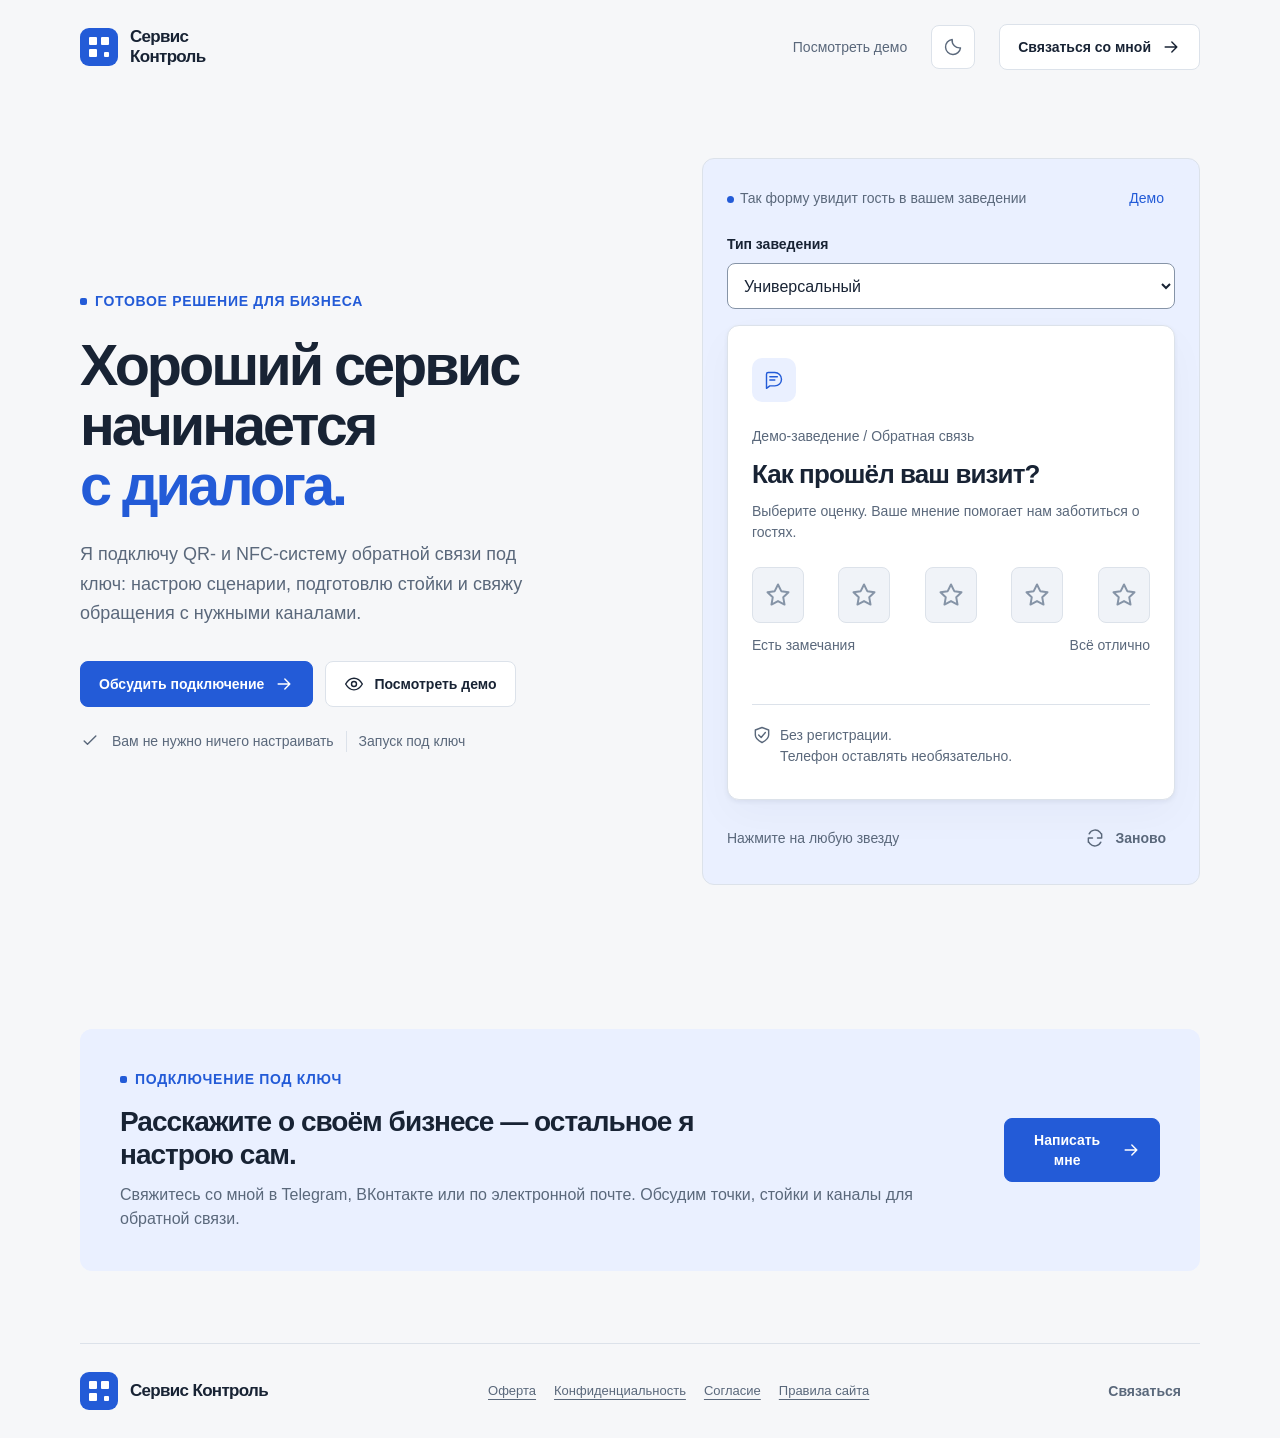
<file: index.html>
<!DOCTYPE html>
<html lang="ru">
<head>
  <meta charset="UTF-8"><meta name="viewport" content="width=device-width, initial-scale=1">
  <meta name="description" content="Сервис Контроль — QR- и NFC-система обратной связи для бизнеса с подключением под ключ."><meta name="theme-color" content="#235bd7">
  <title>Сервис Контроль — обратная связь под ключ</title>
  <link rel="stylesheet" href="assets/site.css"><link rel="stylesheet" href="assets/legal.css?v=20260911-2"><script src="assets/common.js" defer></script><script src="assets/feedback-templates.js" defer></script><script src="assets/index.js" defer></script>
</head>
<body>
  <a class="skip-link" href="#mainContent">Перейти к содержимому</a>
  <div id="landing-page" hidden>
    <header class="site-header wrap">
      <a class="brand" href="index.html" aria-label="Сервис Контроль — главная"><span class="brand-mark" aria-hidden="true"><i></i><i></i><i></i><i></i></span><span class="brand-word">Сервис<span>Контроль</span></span></a>
      <nav class="site-nav" aria-label="Основная навигация"><a href="#demo">Посмотреть демо</a><button class="icon-btn" type="button" data-theme-toggle aria-label="Переключить тему"></button><button class="btn" data-contact>Связаться со мной <span data-icon="arrow"></span></button></nav>
    </header>
    <main id="mainContent">
      <section class="hero wrap" aria-labelledby="heroTitle">
        <div class="hero-copy">
          <div class="eyebrow">Готовое решение для бизнеса</div>
          <h1 id="heroTitle">Хороший сервис<br>начинается<br><span>с диалога.</span></h1>
          <p>Я подключу QR- и NFC-систему обратной связи под ключ: настрою сценарии, подготовлю стойки и свяжу обращения с нужными каналами.</p>
          <div class="hero-actions"><button class="btn primary" data-contact>Обсудить подключение <span data-icon="arrow"></span></button><a class="btn" href="#demo"><span data-icon="eye"></span>Посмотреть демо</a></div>
          <div class="hero-note"><span data-icon="check"></span>Вам не нужно ничего настраивать <span>Запуск под ключ</span></div>
        </div>
        <div class="hero-stage" id="demo">
          <div class="stage-heading"><span><span class="dot"></span>Так форму увидит гость в вашем заведении</span><span class="tag blue">Демо</span></div>
          <div class="stack">
            <div class="field"><label for="demoVenueType">Тип заведения</label><select id="demoVenueType"></select></div>
            <div id="demoContainer"></div>
          </div>
          <div class="stage-footer"><span>Нажмите на любую звезду</span><button class="btn quiet" id="resetDemo"><span data-icon="refresh"></span>Заново</button></div>
        </div>
      </section>
      <section class="section wrap">
        <div class="cta"><div><div class="eyebrow" style="margin-bottom:16px">Подключение под ключ</div><h2>Расскажите о своём бизнесе — остальное я настрою сам.</h2><p>Свяжитесь со мной в Telegram, ВКонтакте или по электронной почте. Обсудим точки, стойки и каналы для обратной связи.</p></div><button class="btn primary" data-contact>Написать мне <span data-icon="arrow"></span></button></div>
      </section>
    </main>
    <footer class="site-footer wrap"><a class="brand" href="index.html"><span class="brand-mark" aria-hidden="true"><i></i><i></i><i></i><i></i></span>Сервис Контроль</a><nav class="legal-links" aria-label="Юридические документы"><a href="offer.html">Оферта</a><a href="privacy.html">Конфиденциальность</a><a href="consent.html">Согласие</a><a href="terms.html">Правила сайта</a></nav><button class="btn quiet" data-contact>Связаться</button></footer>
  </div>
  <main class="widget-page" id="widget-page" hidden><div class="widget-top"><a class="brand" href="index.html"><span class="brand-mark" aria-hidden="true"><i></i><i></i><i></i><i></i></span>Сервис Контроль</a><button class="icon-btn" data-theme-toggle aria-label="Переключить тему"></button></div><div id="widgetContainer" style="width:min(440px,100%)"></div><p class="widget-foot">Спасибо, что помогаете нам становиться лучше.</p><nav class="widget-legal" aria-label="Документы о персональных данных"><a href="privacy.html" target="_blank">Конфиденциальность</a><a href="consent.html" target="_blank">Согласие на обработку данных</a></nav></main>
  <dialog class="contact-dialog" id="contactModal" aria-labelledby="contactTitle"><div class="dialog-head"><span class="eyebrow">Подключение под ключ</span><button class="icon-btn" id="closeContact" aria-label="Закрыть окно"><span data-icon="close"></span></button></div><h2 id="contactTitle">Напишите мне</h2><p>Выберите удобный способ связи. Я отвечу на вопросы и сам настрою систему для вашего бизнеса.</p><div class="contact-list"><a class="contact-link" href="https://t.me/ThreePex" target="_blank" rel="noopener noreferrer"><span class="contact-icon" data-icon="telegram"></span><span><strong>Telegram</strong><small>Быстрый ответ в мессенджере</small></span><span data-icon="arrow"></span></a><a class="contact-link" href="https://vk.me/3pexx" target="_blank" rel="noopener noreferrer"><span class="contact-icon" aria-hidden="true">VK</span><span><strong>ВКонтакте</strong><small>Написать в личные сообщения</small></span><span data-icon="arrow"></span></a><a class="contact-link" href="mailto:FuldOne007@yandex.ru?subject=Подключение%20Сервис%20Контроль"><span class="contact-icon" data-icon="mail"></span><span><strong>Электронная почта</strong><small>Вопросы, документы и детали проекта</small></span><span data-icon="arrow"></span></a></div></dialog>
  <template id="feedbackTemplate">
    <section class="widget-card" aria-label="Оценка обслуживания">
      <div id="widgetLoading" class="busy" role="status"><span class="spinner" aria-hidden="true"></span>Загружаем заведение…</div>
      <div id="loadError" class="status-state" hidden><div class="status-symbol" data-icon="link"></div><h2 id="loadErrorTitle">Не удалось открыть форму</h2><p id="loadErrorText"></p><button class="btn widget-back" id="retryLoad">Попробовать снова</button></div>
      <div id="feedbackFields" hidden><div class="widget-monogram" data-icon="message"></div><p class="widget-eyebrow" id="widgetEyebrow">Обратная связь</p><h2 id="shopName">Как прошёл ваш визит?</h2><p class="widget-intro" id="subTitle">Выберите оценку. Ваше мнение помогает нам заботиться о гостях.</p>
        <div class="stars-box" role="group" aria-label="Оцените визит от 1 до 5"><button class="star-btn" data-rating="1" aria-label="1 из 5 — очень плохо" aria-pressed="false" type="button"><span data-icon="star"></span></button><button class="star-btn" data-rating="2" aria-label="2 из 5 — плохо" aria-pressed="false" type="button"><span data-icon="star"></span></button><button class="star-btn" data-rating="3" aria-label="3 из 5 — есть замечания" aria-pressed="false" type="button"><span data-icon="star"></span></button><button class="star-btn" data-rating="4" aria-label="4 из 5 — хорошо" aria-pressed="false" type="button"><span data-icon="star"></span></button><button class="star-btn" data-rating="5" aria-label="5 из 5 — отлично" aria-pressed="false" type="button"><span data-icon="star"></span></button></div><div class="rating-ends"><span>Есть замечания</span><span>Всё отлично</span></div><p class="rating-label" id="ratingText" role="status"></p>
        <form class="negative-form" id="negativeForm" hidden><span class="field-label">Что можно улучшить?</span><div class="tags-grid" id="quickReplies" role="group" aria-label="Причины обращения"></div><div class="field"><label for="comment">Ваш комментарий <span class="muted">· необязательно</span></label><textarea id="comment" rows="3" maxlength="2000" placeholder="Расскажите, что нам стоит исправить"></textarea><p class="hint">Не указывайте паспортные, банковские и другие чувствительные данные.</p></div><div class="field"><label for="phone">Телефон для ответа <span class="muted">· необязательно</span></label><input type="tel" id="phone" autocomplete="tel" maxlength="40" placeholder="+7 900 000-00-00"></div><p class="small">Комментарий и указанный телефон будут переданы руководству заведения для ответа.</p><label class="check-row confirmation-row" id="consentRow"><input class="choice-native" type="checkbox" id="privacyConsent"><span class="choice-box" aria-hidden="true"></span><span>Я даю <a href="consent.html" target="_blank" rel="noopener">согласие на обработку персональных данных</a> и ознакомился(-ась) с <a href="privacy.html" target="_blank" rel="noopener">Политикой</a>.</span></label><div class="notice error" id="sendError" role="alert" hidden></div><button class="btn primary wide" id="btnSend" type="submit">Оставить отзыв <span data-icon="arrow"></span></button></form>
        <div class="rating-footer" id="ratingFooter"><span data-icon="shield"></span><span>Без регистрации.<br>Телефон оставлять необязательно.</span></div>
      </div>
      <div class="status-state" id="chooseMapBlock" hidden><div class="status-symbol" data-icon="star"></div><h2 tabindex="-1">Спасибо за визит!</h2><p>Поделитесь впечатлениями на удобной для вас площадке.</p><div class="stack"><a class="btn maps-link" id="btnYandex" target="_blank" rel="noopener noreferrer"><span class="row"><span class="map-letter">Я</span>Яндекс Карты</span><span data-icon="arrow"></span></a><a class="btn maps-link" id="btn2Gis" target="_blank" rel="noopener noreferrer"><span class="row"><span class="map-letter gis">2</span>2ГИС</span><span data-icon="arrow"></span></a></div><p class="small" id="demoMapsNote" hidden>Это демо: внешние страницы не открываются.</p><button class="btn quiet widget-back" data-back>Изменить оценку</button></div>
      <div class="status-state" id="redirectBlock" hidden><div class="status-symbol"><span class="spinner"></span></div><h2 tabindex="-1">Спасибо за оценку!</h2><p>Открываем страницу на картах…</p><a class="btn wide widget-back" id="redirectLink" rel="noopener noreferrer">Перейти на карты</a><button class="btn quiet widget-back" data-back>Изменить оценку</button></div>
      <div class="status-state" id="successBlock" hidden><div class="status-symbol" data-icon="check"></div><h2 tabindex="-1">Спасибо за обратную связь</h2><p id="successText">Обращение отправлено руководству заведения.</p><button class="btn quiet widget-back" id="successReset" hidden>Попробовать ещё раз</button></div>
      <div class="status-state" id="noMapsBlock" hidden><div class="status-symbol" data-icon="message"></div><h2 tabindex="-1">Спасибо за вашу оценку</h2><p>Ссылки на карты для этой точки пока не настроены.</p><button class="btn quiet widget-back" data-back>Изменить оценку</button></div>
    </section>
  </template>
  <noscript><div class="notice info wrap">Чтобы открыть форму отзыва, включите JavaScript. Связаться со мной можно по адресу <a href="mailto:FuldOne007@yandex.ru">FuldOne007@yandex.ru</a>.</div></noscript>
</body>
</html>
</file>
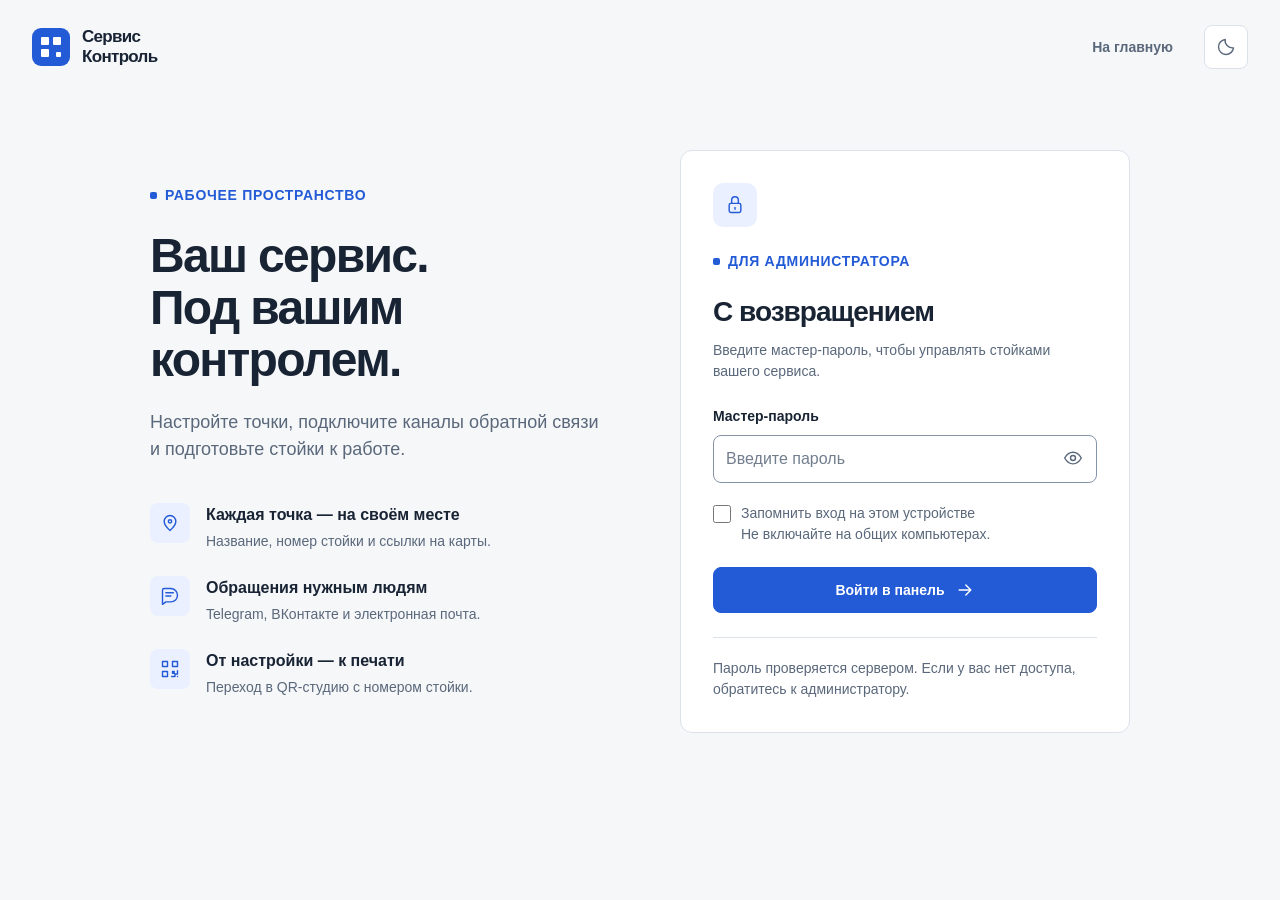
<file: admin.html>
<!DOCTYPE html>
<html lang="ru"><head><meta charset="UTF-8"><meta name="viewport" content="width=device-width,initial-scale=1"><meta name="theme-color" content="#235bd7"><meta name="robots" content="noindex,nofollow"><title>Управление стойками — Сервис Контроль</title><link rel="stylesheet" href="assets/site.css"><script src="assets/common.js" defer></script><script src="assets/feedback-templates.js" defer></script><script src="assets/admin.js" defer></script></head>
<body><a class="skip-link" href="#authCard">Перейти к содержимому</a><div id="securityLoading" class="busy" role="status"><span class="spinner"></span>Проверяем сессию…</div>
<main class="auth-main" id="authScreen" hidden><header class="auth-header"><a class="brand" href="index.html"><span class="brand-mark"><i></i><i></i><i></i><i></i></span><span class="brand-word">Сервис<span>Контроль</span></span></a><div class="row"><a class="btn quiet" href="index.html">На главную</a><button class="icon-btn" data-theme-toggle></button></div></header><div class="auth-layout"><section class="auth-story"><div class="eyebrow">Рабочее пространство</div><h1>Ваш сервис.<br>Под вашим<br>контролем.</h1><p>Настройте точки, подключите каналы обратной связи и подготовьте стойки к работе.</p><div class="auth-points"><div class="auth-point"><span data-icon="pin"></span><div><strong>Каждая точка — на своём месте</strong><p>Название, номер стойки и ссылки на карты.</p></div></div><div class="auth-point"><span data-icon="message"></span><div><strong>Обращения нужным людям</strong><p>Telegram, ВКонтакте и электронная почта.</p></div></div><div class="auth-point"><span data-icon="qr"></span><div><strong>От настройки — к печати</strong><p>Переход в QR-студию с номером стойки.</p></div></div></div></section><section class="auth-card panel" id="authCard"><div class="widget-monogram" data-icon="lock"></div><span class="eyebrow">Для администратора</span><h2>С возвращением</h2><p>Введите мастер-пароль, чтобы управлять стойками вашего сервиса.</p><form id="authForm"><div class="field"><label for="adminPassInput">Мастер-пароль</label><div class="password-wrap"><input type="password" id="adminPassInput" placeholder="Введите пароль" autocomplete="current-password" required><button class="icon-btn" id="togglePassword" type="button" aria-label="Показать пароль"><span data-icon="eye"></span></button></div></div><label class="check-row"><input type="checkbox" id="rememberMe"><span>Запомнить вход на этом устройстве<br><span class="small">Не включайте на общих компьютерах.</span></span></label><div id="authError" class="notice error" role="alert" hidden></div><button class="btn primary wide" id="btnAuth">Войти в панель <span data-icon="arrow"></span></button></form><div class="auth-foot">Пароль проверяется сервером. Если у вас нет доступа, обратитесь к администратору.</div></section></div></main>
<div id="adminWorkspace" hidden><aside class="app-sidebar"><a class="brand" href="index.html"><span class="brand-mark"><i></i><i></i><i></i><i></i></span><span class="brand-word">Сервис<span>Контроль</span></span></a><p class="nav-label">Рабочее пространство</p><nav class="app-nav"><a href="admin.html" aria-current="page"><span data-icon="grid"></span>Управление</a><a href="qr.html"><span data-icon="qr"></span>QR-студия</a><a href="index.html"><span data-icon="home"></span>Главная</a></nav><div class="sidebar-bottom"><div class="sidebar-note"><strong>От настройки — к диалогу</strong>Привяжите стойку к заведению, затем подготовьте макет.</div></div></aside>
<main class="app-main" id="mainAdminCard"><header class="app-topbar"><div class="breadcrumbs"><span>Рабочее пространство</span><span>/</span><strong>Управление стойками</strong></div><div class="row"><button class="icon-btn" data-theme-toggle></button><button class="btn quiet" id="logout"><span data-icon="logout"></span>Выйти</button></div></header><div class="app-content"><div class="page-heading"><div><div class="eyebrow">Настройка точки</div><h1>Всё начинается со стойки</h1><p>Свяжите QR-код с заведением и выберите, куда направлять обращения гостей.</p></div><a class="btn" href="qr.html"><span data-icon="qr"></span>QR-студия</a></div><div class="editor-grid"><form id="shopForm" class="stack">
<details class="panel access-details" id="accessDetails"><summary><span class="row"><span data-icon="lock"></span>Подключение к базе Gist</span><span data-icon="plus"></span></summary><div class="panel-body"><div class="form-grid"><div class="field full"><label for="gistId">GitHub Gist ID</label><input id="gistId" placeholder="Идентификатор Gist" autocomplete="off"><p class="hint">Должен совпадать с GIST_ID сервиса.</p></div><div class="field full"><label for="ghToken">GitHub Personal Token</label><input type="password" id="ghToken" placeholder="Токен с правом записи в Gist" autocomplete="off"><p class="hint">Хранится только до закрытия вкладки и удаляется при выходе.</p></div></div><div class="notice info">Используется существующий shops.json. Ключи не добавляются в код сайта.</div></div></details>
<section class="panel"><div class="panel-head"><h2 class="row"><span class="section-number">01</span>Заведение</h2><span class="tag">Основное</span></div><div class="panel-body"><div class="form-grid"><div class="field"><label for="shopId">Номер стойки</label><input id="shopId" placeholder="Например, 001" maxlength="64" required><p class="hint">Тот же номер, что в QR-коде.</p></div><div class="field"><label for="shopName">Название точки</label><input id="shopName" placeholder="Кофейня «Утро»" maxlength="120" required></div><div class="field full"><label for="venueType">Тип заведения</label><select id="venueType" required></select><p class="hint">Определяет быстрые ответы в пункте «Что можно улучшить?» при оценке от 1 до 3.</p></div></div><button class="btn quiet" id="loadExisting" type="button"><span data-icon="refresh"></span>Загрузить настройки по номеру</button></div></section>
<section class="panel"><div class="panel-head"><h2 class="row"><span class="section-number">02</span>Отзывы на картах</h2><span class="tag blue">4–5 звёзд</span></div><div class="panel-body"><p class="small">Добавьте хотя бы одну площадку. Если указаны обе, гость сам выберет.</p><div class="stack"><div class="field"><label for="yandexUrl">Яндекс Карты</label><input type="url" id="yandexUrl" placeholder="https://yandex.ru/maps/org/…"></div><div class="field"><label for="gisUrl">2ГИС</label><input type="url" id="gisUrl" placeholder="https://2gis.ru/…"></div></div></div></section>
<section class="panel"><div class="panel-head"><h2 class="row"><span class="section-number">03</span>Каналы обращений</h2><span class="tag">1–3 звезды</span></div><div class="panel-body"><p class="small">Укажите один или несколько каналов.</p><div class="channels-grid"><div class="field"><label for="targetTg">Telegram · Chat ID</label><input id="targetTg" placeholder="423133556 или -100…"></div><div class="field"><label for="targetVk">ВКонтакте · User ID</label><input id="targetVk" placeholder="74829102"></div><div class="field"><label for="targetEmail">Электронная почта</label><input type="email" id="targetEmail" placeholder="director@company.ru"></div></div></div></section>
<div class="notice" id="statusBox" role="status" hidden></div><div class="panel admin-save"><div class="form-actions"><p>Проверьте данные. Ссылку на отзыв получите после сохранения.</p><button class="btn primary" id="btnSave"><span data-icon="check"></span>Сохранить стойку</button></div></div>
<section class="panel" id="saveResult" hidden><div class="panel-body"><span class="tag green">Сохранено в Gist</span><h2 id="resultTitle">Стойка готова</h2><p class="small">Откройте форму для проверки или подготовьте макет.</p><a id="savedLink" class="result-link mono" target="_blank"></a><div class="result-actions"><button class="btn" type="button" id="copySaved">Копировать</button><a class="btn primary" id="openStudio">Создать макет <span data-icon="arrow"></span></a></div><button class="btn quiet" id="newShop" type="button"><span data-icon="plus"></span>Следующая стойка</button></div></section></form>
<aside class="panel summary-panel"><div class="panel-head"><h2>Ваша стойка</h2><span data-icon="eye"></span></div><div class="mini-stand"><span data-icon="qr"></span><strong id="previewName">Название заведения</strong><span id="previewId">НОМЕР НЕ УКАЗАН</span></div><ul class="summary-list"><li id="readyPoint"><span class="step-dot">1</span>Номер и название</li><li id="readyMaps"><span class="step-dot">2</span>Ссылки на карты</li><li id="readyChannels"><span class="step-dot">3</span>Каналы обращений</li></ul></aside></div></div></main></div><noscript>Для управления включите JavaScript.</noscript></body></html>
</file>
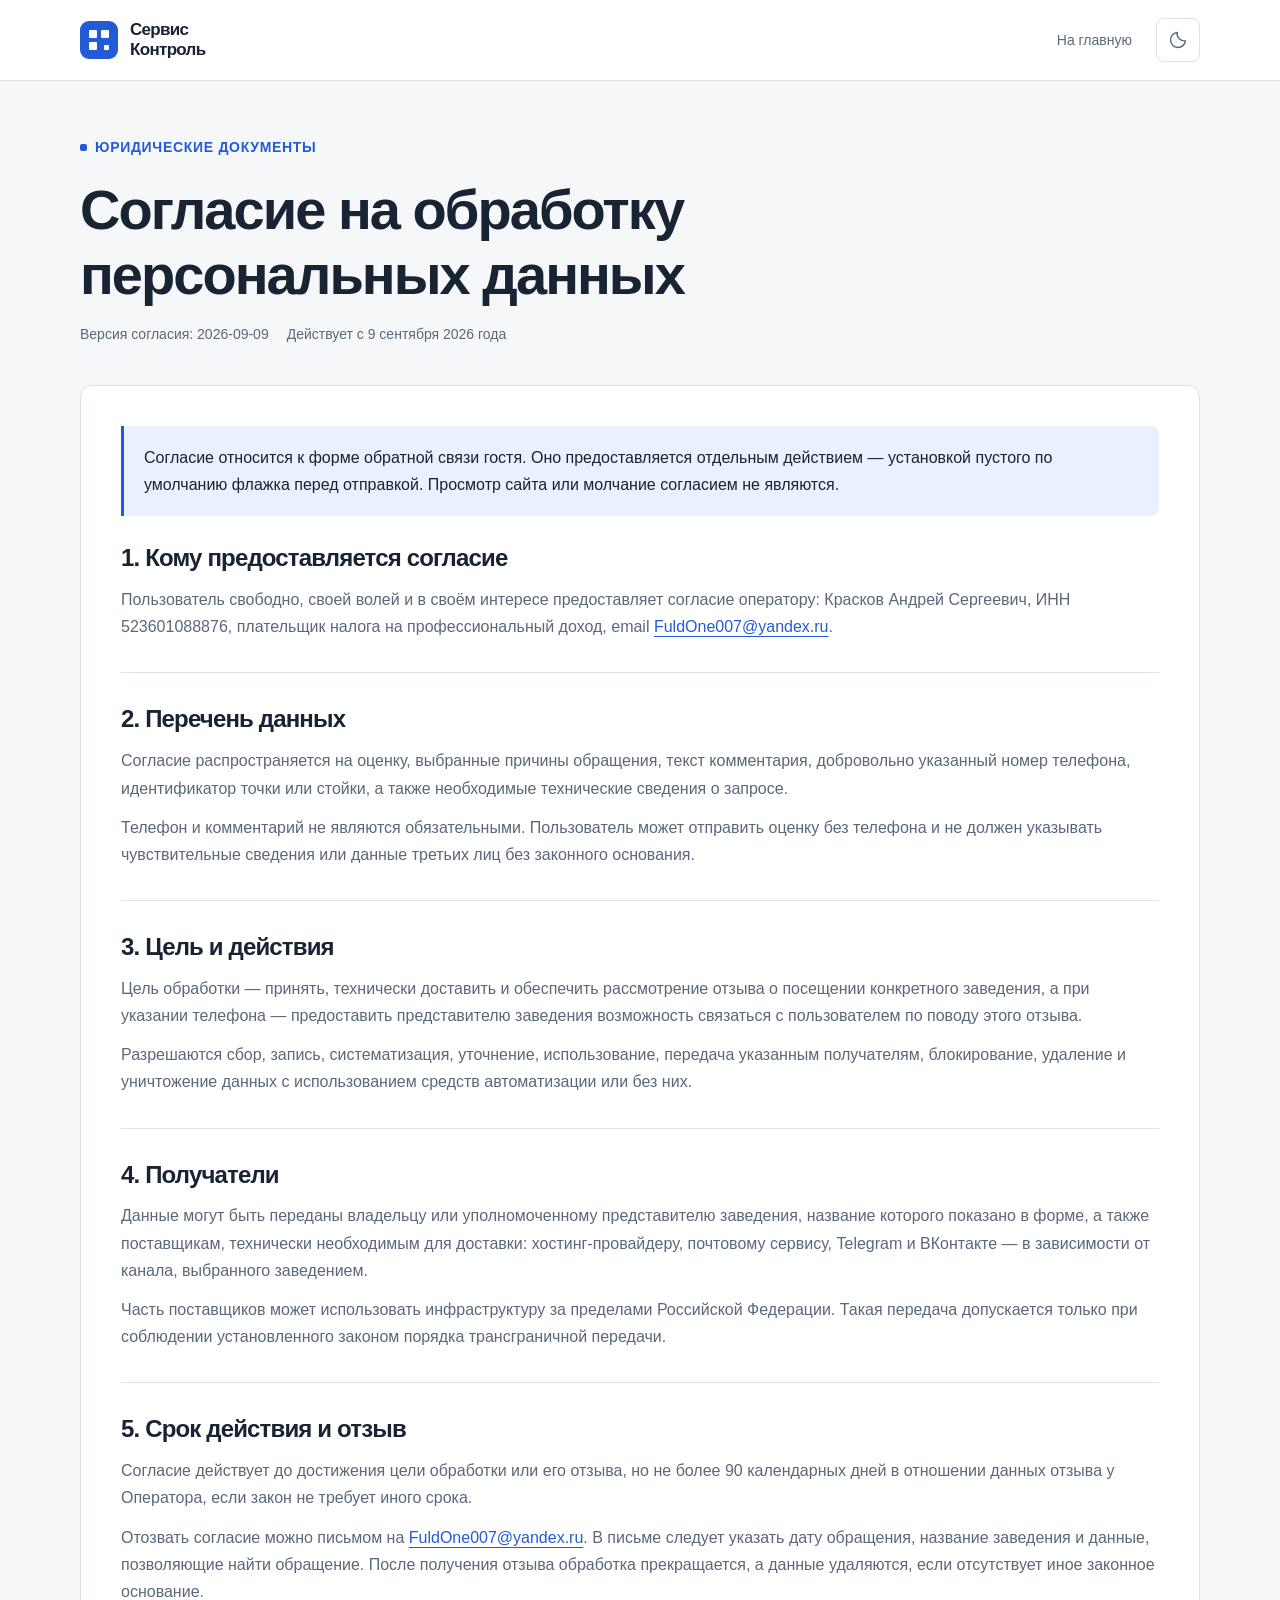
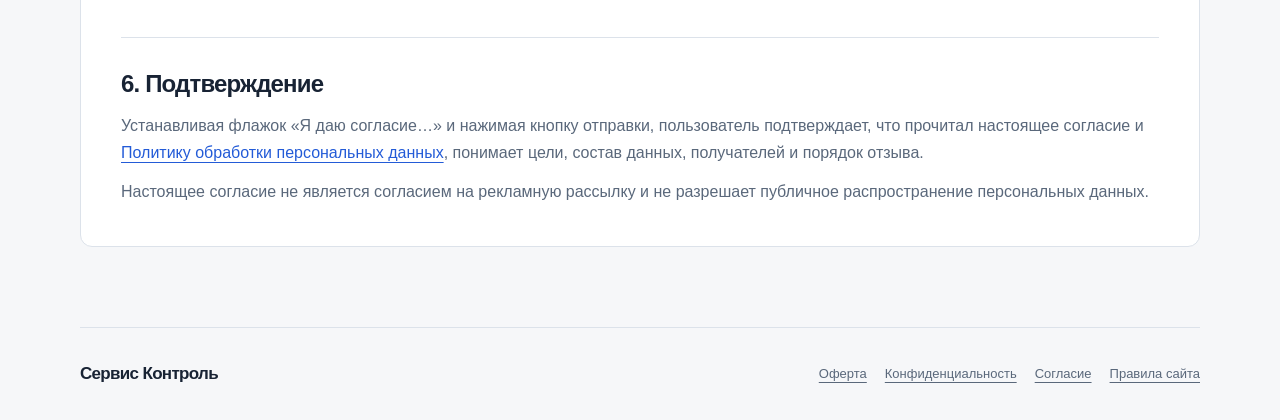
<file: consent.html>
<!DOCTYPE html><html lang="ru"><head><meta charset="UTF-8"><meta name="viewport" content="width=device-width,initial-scale=1"><meta name="description" content="Согласие пользователя на обработку персональных данных в форме обратной связи Сервис Контроль."><title>Согласие на обработку персональных данных — Сервис Контроль</title><link rel="stylesheet" href="assets/site.css"><link rel="stylesheet" href="assets/legal.css"><script src="assets/common.js" defer></script></head><body><a class="skip-link" href="#mainContent">Перейти к документу</a><header class="legal-header"><div class="site-header wrap"><a class="brand" href="index.html"><span class="brand-mark" aria-hidden="true"><i></i><i></i><i></i><i></i></span><span class="brand-word">Сервис<span>Контроль</span></span></a><nav class="site-nav"><a href="index.html">На главную</a><button class="icon-btn" data-theme-toggle aria-label="Переключить тему"></button></nav></div></header><main class="legal-page wrap" id="mainContent"><div class="legal-hero"><div class="eyebrow">Юридические документы</div><h1>Согласие на обработку персональных данных</h1><div class="legal-meta"><span>Версия согласия: 2026-09-09</span><span>Действует с 9 сентября 2026 года</span></div></div><article class="panel legal-content"><div class="legal-callout"><p>Согласие относится к форме обратной связи гостя. Оно предоставляется отдельным действием — установкой пустого по умолчанию флажка перед отправкой. Просмотр сайта или молчание согласием не являются.</p></div><section><h2>1. Кому предоставляется согласие</h2><p>Пользователь свободно, своей волей и в своём интересе предоставляет согласие оператору: Красков Андрей Сергеевич, ИНН 523601088876, плательщик налога на профессиональный доход, email <a href="mailto:FuldOne007@yandex.ru">FuldOne007@yandex.ru</a>.</p></section><section><h2>2. Перечень данных</h2><p>Согласие распространяется на оценку, выбранные причины обращения, текст комментария, добровольно указанный номер телефона, идентификатор точки или стойки, а также необходимые технические сведения о запросе.</p><p>Телефон и комментарий не являются обязательными. Пользователь может отправить оценку без телефона и не должен указывать чувствительные сведения или данные третьих лиц без законного основания.</p></section><section><h2>3. Цель и действия</h2><p>Цель обработки — принять, технически доставить и обеспечить рассмотрение отзыва о посещении конкретного заведения, а при указании телефона — предоставить представителю заведения возможность связаться с пользователем по поводу этого отзыва.</p><p>Разрешаются сбор, запись, систематизация, уточнение, использование, передача указанным получателям, блокирование, удаление и уничтожение данных с использованием средств автоматизации или без них.</p></section><section><h2>4. Получатели</h2><p>Данные могут быть переданы владельцу или уполномоченному представителю заведения, название которого показано в форме, а также поставщикам, технически необходимым для доставки: хостинг-провайдеру, почтовому сервису, Telegram и ВКонтакте — в зависимости от канала, выбранного заведением.</p><p>Часть поставщиков может использовать инфраструктуру за пределами Российской Федерации. Такая передача допускается только при соблюдении установленного законом порядка трансграничной передачи.</p></section><section><h2>5. Срок действия и отзыв</h2><p>Согласие действует до достижения цели обработки или его отзыва, но не более 90 календарных дней в отношении данных отзыва у Оператора, если закон не требует иного срока.</p><p>Отозвать согласие можно письмом на <a href="mailto:FuldOne007@yandex.ru?subject=Отзыв%20согласия%20на%20обработку%20персональных%20данных">FuldOne007@yandex.ru</a>. В письме следует указать дату обращения, название заведения и данные, позволяющие найти обращение. После получения отзыва обработка прекращается, а данные удаляются, если отсутствует иное законное основание.</p></section><section><h2>6. Подтверждение</h2><p>Устанавливая флажок «Я даю согласие…» и нажимая кнопку отправки, пользователь подтверждает, что прочитал настоящее согласие и <a href="privacy.html">Политику обработки персональных данных</a>, понимает цели, состав данных, получателей и порядок отзыва.</p><p>Настоящее согласие не является согласием на рекламную рассылку и не разрешает публичное распространение персональных данных.</p></section></article></main><footer class="site-footer legal-footer wrap"><a class="brand" href="index.html">Сервис Контроль</a><nav class="legal-links"><a href="offer.html">Оферта</a><a href="privacy.html">Конфиденциальность</a><a href="consent.html">Согласие</a><a href="terms.html">Правила сайта</a></nav></footer></body></html>
</file>
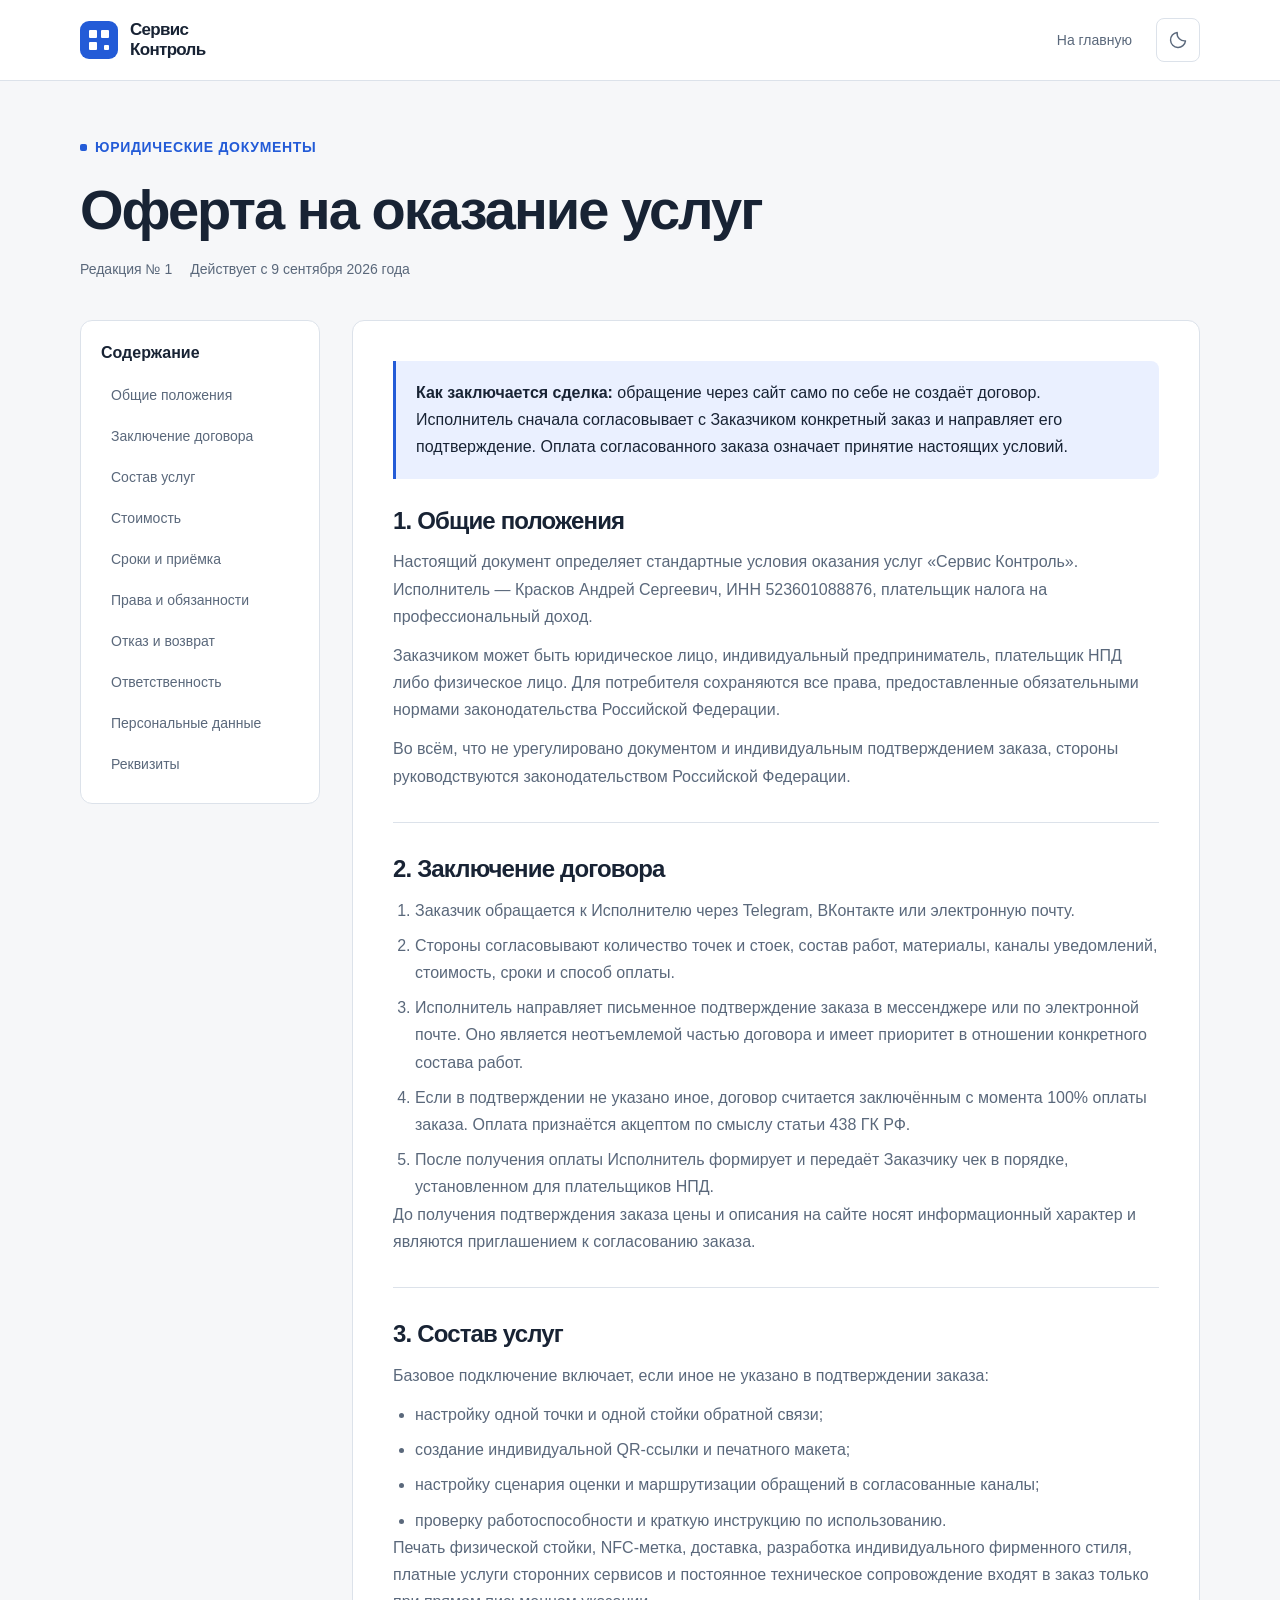
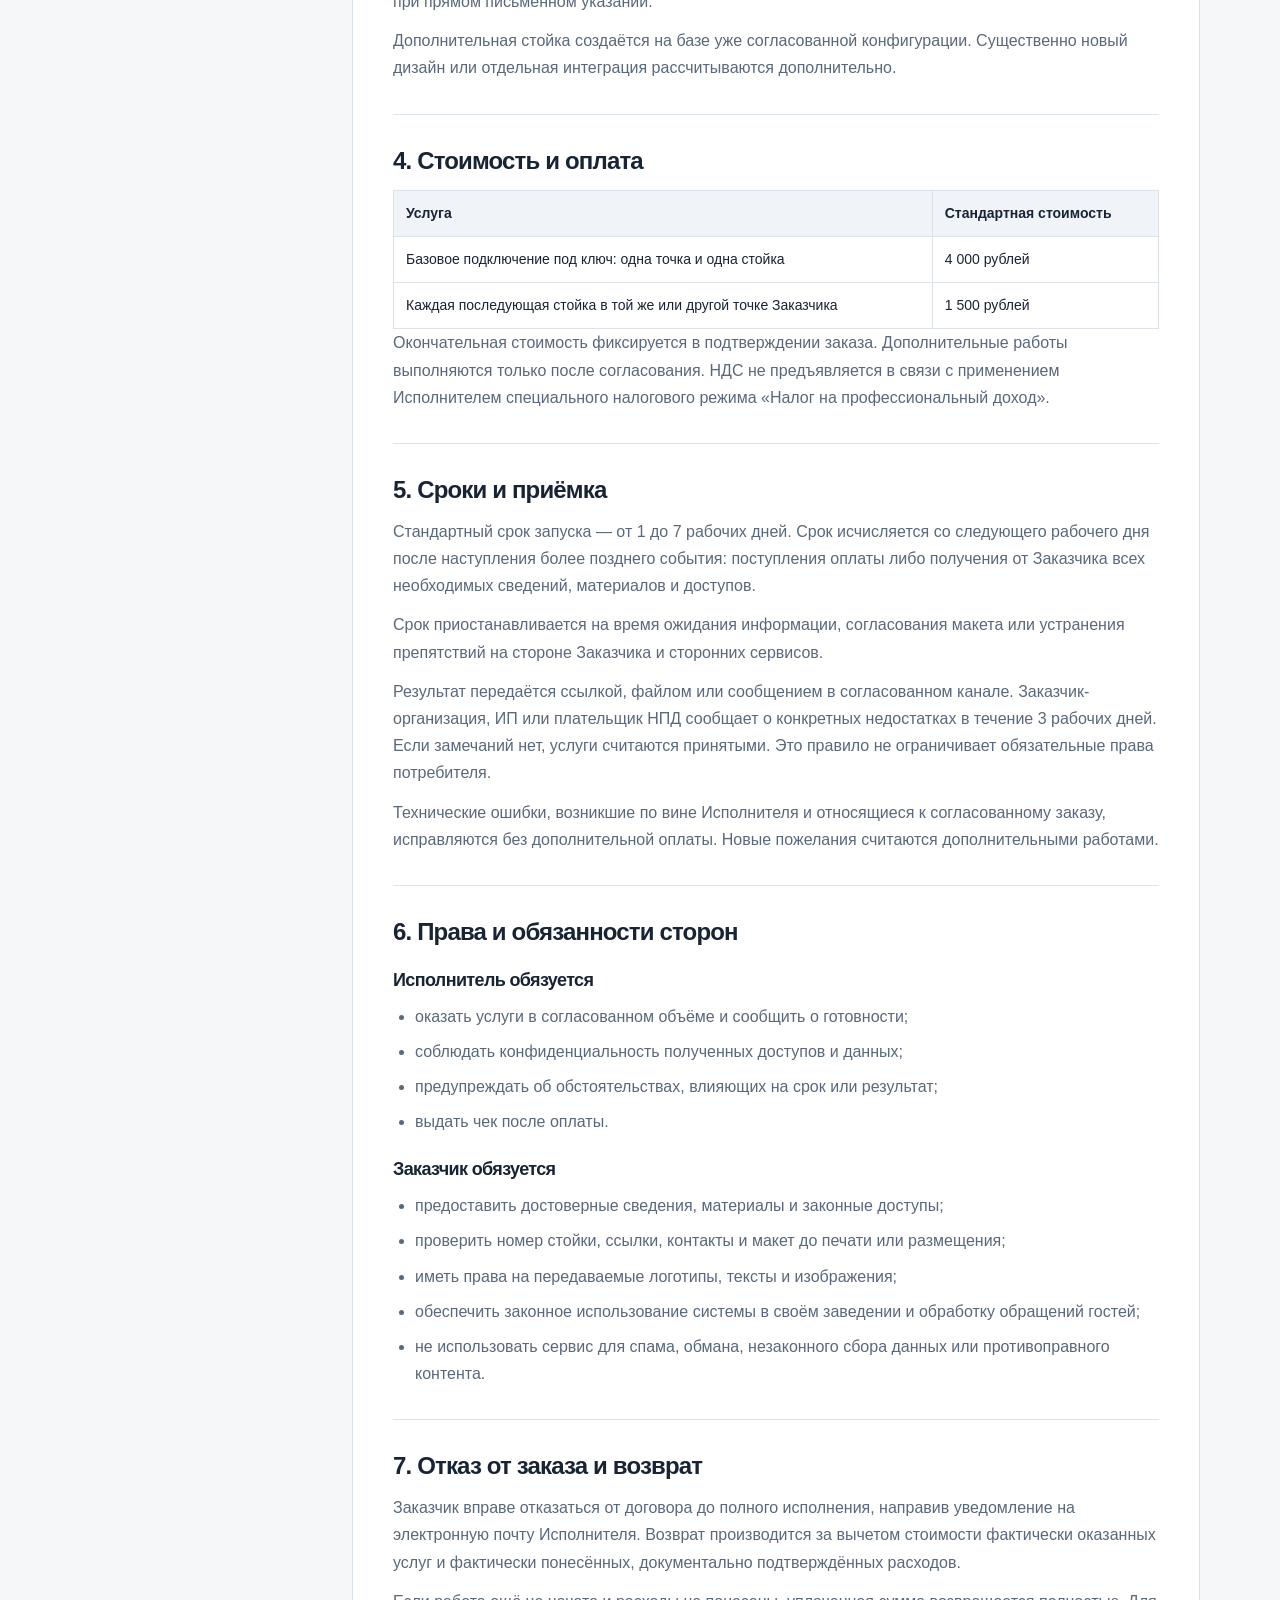
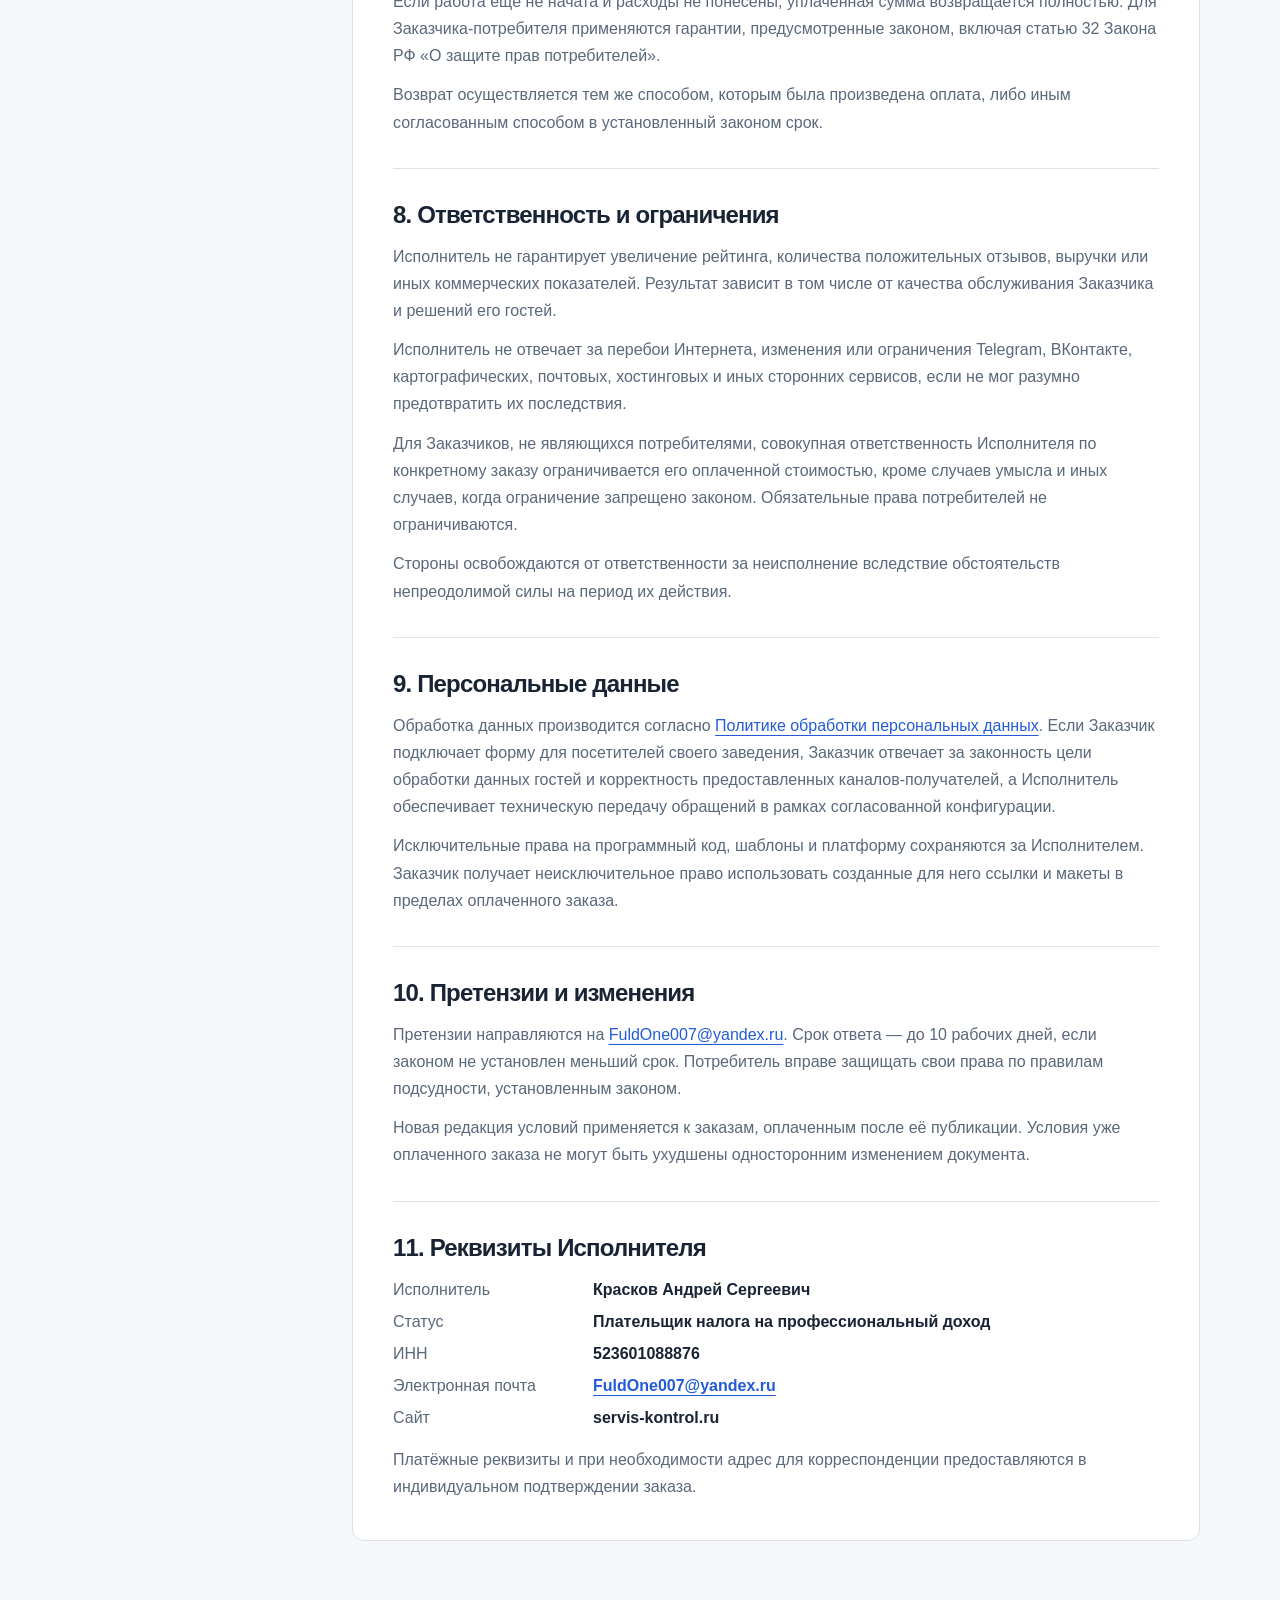
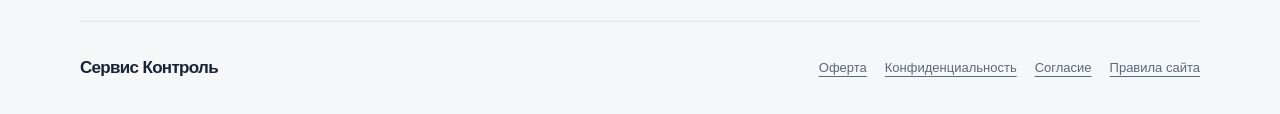
<file: offer.html>
<!DOCTYPE html><html lang="ru"><head><meta charset="UTF-8"><meta name="viewport" content="width=device-width,initial-scale=1"><meta name="description" content="Условия оказания услуг Сервис Контроль и порядок заключения договора."><title>Оферта — Сервис Контроль</title><link rel="stylesheet" href="assets/site.css"><link rel="stylesheet" href="assets/legal.css"><script src="assets/common.js" defer></script></head><body><a class="skip-link" href="#mainContent">Перейти к документу</a><header class="legal-header"><div class="site-header wrap"><a class="brand" href="index.html"><span class="brand-mark" aria-hidden="true"><i></i><i></i><i></i><i></i></span><span class="brand-word">Сервис<span>Контроль</span></span></a><nav class="site-nav"><a href="index.html">На главную</a><button class="icon-btn" data-theme-toggle aria-label="Переключить тему"></button></nav></div></header><main class="legal-page wrap" id="mainContent"><div class="legal-hero"><div class="eyebrow">Юридические документы</div><h1>Оферта на оказание услуг</h1><div class="legal-meta"><span>Редакция № 1</span><span>Действует с 9 сентября 2026 года</span></div></div><div class="legal-layout"><aside class="panel legal-toc"><strong>Содержание</strong><nav><a href="#general">Общие положения</a><a href="#contract">Заключение договора</a><a href="#service">Состав услуг</a><a href="#price">Стоимость</a><a href="#term">Сроки и приёмка</a><a href="#rights">Права и обязанности</a><a href="#refund">Отказ и возврат</a><a href="#liability">Ответственность</a><a href="#data">Персональные данные</a><a href="#details">Реквизиты</a></nav></aside><article class="panel legal-content"><div class="legal-callout"><p><strong>Как заключается сделка:</strong> обращение через сайт само по себе не создаёт договор. Исполнитель сначала согласовывает с Заказчиком конкретный заказ и направляет его подтверждение. Оплата согласованного заказа означает принятие настоящих условий.</p></div><section id="general"><h2>1. Общие положения</h2><p>Настоящий документ определяет стандартные условия оказания услуг «Сервис Контроль». Исполнитель — Красков Андрей Сергеевич, ИНН 523601088876, плательщик налога на профессиональный доход.</p><p>Заказчиком может быть юридическое лицо, индивидуальный предприниматель, плательщик НПД либо физическое лицо. Для потребителя сохраняются все права, предоставленные обязательными нормами законодательства Российской Федерации.</p><p>Во всём, что не урегулировано документом и индивидуальным подтверждением заказа, стороны руководствуются законодательством Российской Федерации.</p></section><section id="contract"><h2>2. Заключение договора</h2><ol><li>Заказчик обращается к Исполнителю через Telegram, ВКонтакте или электронную почту.</li><li>Стороны согласовывают количество точек и стоек, состав работ, материалы, каналы уведомлений, стоимость, сроки и способ оплаты.</li><li>Исполнитель направляет письменное подтверждение заказа в мессенджере или по электронной почте. Оно является неотъемлемой частью договора и имеет приоритет в отношении конкретного состава работ.</li><li>Если в подтверждении не указано иное, договор считается заключённым с момента 100% оплаты заказа. Оплата признаётся акцептом по смыслу статьи 438 ГК РФ.</li><li>После получения оплаты Исполнитель формирует и передаёт Заказчику чек в порядке, установленном для плательщиков НПД.</li></ol><p>До получения подтверждения заказа цены и описания на сайте носят информационный характер и являются приглашением к согласованию заказа.</p></section><section id="service"><h2>3. Состав услуг</h2><p>Базовое подключение включает, если иное не указано в подтверждении заказа:</p><ul><li>настройку одной точки и одной стойки обратной связи;</li><li>создание индивидуальной QR-ссылки и печатного макета;</li><li>настройку сценария оценки и маршрутизации обращений в согласованные каналы;</li><li>проверку работоспособности и краткую инструкцию по использованию.</li></ul><p>Печать физической стойки, NFC-метка, доставка, разработка индивидуального фирменного стиля, платные услуги сторонних сервисов и постоянное техническое сопровождение входят в заказ только при прямом письменном указании.</p><p>Дополнительная стойка создаётся на базе уже согласованной конфигурации. Существенно новый дизайн или отдельная интеграция рассчитываются дополнительно.</p></section><section id="price"><h2>4. Стоимость и оплата</h2><table class="legal-table"><thead><tr><th>Услуга</th><th>Стандартная стоимость</th></tr></thead><tbody><tr><td>Базовое подключение под ключ: одна точка и одна стойка</td><td>4 000 рублей</td></tr><tr><td>Каждая последующая стойка в той же или другой точке Заказчика</td><td>1 500 рублей</td></tr></tbody></table><p>Окончательная стоимость фиксируется в подтверждении заказа. Дополнительные работы выполняются только после согласования. НДС не предъявляется в связи с применением Исполнителем специального налогового режима «Налог на профессиональный доход».</p></section><section id="term"><h2>5. Сроки и приёмка</h2><p>Стандартный срок запуска — от 1 до 7 рабочих дней. Срок исчисляется со следующего рабочего дня после наступления более позднего события: поступления оплаты либо получения от Заказчика всех необходимых сведений, материалов и доступов.</p><p>Срок приостанавливается на время ожидания информации, согласования макета или устранения препятствий на стороне Заказчика и сторонних сервисов.</p><p>Результат передаётся ссылкой, файлом или сообщением в согласованном канале. Заказчик-организация, ИП или плательщик НПД сообщает о конкретных недостатках в течение 3 рабочих дней. Если замечаний нет, услуги считаются принятыми. Это правило не ограничивает обязательные права потребителя.</p><p>Технические ошибки, возникшие по вине Исполнителя и относящиеся к согласованному заказу, исправляются без дополнительной оплаты. Новые пожелания считаются дополнительными работами.</p></section><section id="rights"><h2>6. Права и обязанности сторон</h2><h3>Исполнитель обязуется</h3><ul><li>оказать услуги в согласованном объёме и сообщить о готовности;</li><li>соблюдать конфиденциальность полученных доступов и данных;</li><li>предупреждать об обстоятельствах, влияющих на срок или результат;</li><li>выдать чек после оплаты.</li></ul><h3>Заказчик обязуется</h3><ul><li>предоставить достоверные сведения, материалы и законные доступы;</li><li>проверить номер стойки, ссылки, контакты и макет до печати или размещения;</li><li>иметь права на передаваемые логотипы, тексты и изображения;</li><li>обеспечить законное использование системы в своём заведении и обработку обращений гостей;</li><li>не использовать сервис для спама, обмана, незаконного сбора данных или противоправного контента.</li></ul></section><section id="refund"><h2>7. Отказ от заказа и возврат</h2><p>Заказчик вправе отказаться от договора до полного исполнения, направив уведомление на электронную почту Исполнителя. Возврат производится за вычетом стоимости фактически оказанных услуг и фактически понесённых, документально подтверждённых расходов.</p><p>Если работа ещё не начата и расходы не понесены, уплаченная сумма возвращается полностью. Для Заказчика-потребителя применяются гарантии, предусмотренные законом, включая статью 32 Закона РФ «О защите прав потребителей».</p><p>Возврат осуществляется тем же способом, которым была произведена оплата, либо иным согласованным способом в установленный законом срок.</p></section><section id="liability"><h2>8. Ответственность и ограничения</h2><p>Исполнитель не гарантирует увеличение рейтинга, количества положительных отзывов, выручки или иных коммерческих показателей. Результат зависит в том числе от качества обслуживания Заказчика и решений его гостей.</p><p>Исполнитель не отвечает за перебои Интернета, изменения или ограничения Telegram, ВКонтакте, картографических, почтовых, хостинговых и иных сторонних сервисов, если не мог разумно предотвратить их последствия.</p><p>Для Заказчиков, не являющихся потребителями, совокупная ответственность Исполнителя по конкретному заказу ограничивается его оплаченной стоимостью, кроме случаев умысла и иных случаев, когда ограничение запрещено законом. Обязательные права потребителей не ограничиваются.</p><p>Стороны освобождаются от ответственности за неисполнение вследствие обстоятельств непреодолимой силы на период их действия.</p></section><section id="data"><h2>9. Персональные данные</h2><p>Обработка данных производится согласно <a href="privacy.html">Политике обработки персональных данных</a>. Если Заказчик подключает форму для посетителей своего заведения, Заказчик отвечает за законность цели обработки данных гостей и корректность предоставленных каналов-получателей, а Исполнитель обеспечивает техническую передачу обращений в рамках согласованной конфигурации.</p><p>Исключительные права на программный код, шаблоны и платформу сохраняются за Исполнителем. Заказчик получает неисключительное право использовать созданные для него ссылки и макеты в пределах оплаченного заказа.</p></section><section><h2>10. Претензии и изменения</h2><p>Претензии направляются на <a href="mailto:FuldOne007@yandex.ru">FuldOne007@yandex.ru</a>. Срок ответа — до 10 рабочих дней, если законом не установлен меньший срок. Потребитель вправе защищать свои права по правилам подсудности, установленным законом.</p><p>Новая редакция условий применяется к заказам, оплаченным после её публикации. Условия уже оплаченного заказа не могут быть ухудшены односторонним изменением документа.</p></section><section id="details"><h2>11. Реквизиты Исполнителя</h2><dl class="legal-details"><dt>Исполнитель</dt><dd>Красков Андрей Сергеевич</dd><dt>Статус</dt><dd>Плательщик налога на профессиональный доход</dd><dt>ИНН</dt><dd>523601088876</dd><dt>Электронная почта</dt><dd><a href="mailto:FuldOne007@yandex.ru">FuldOne007@yandex.ru</a></dd><dt>Сайт</dt><dd>servis-kontrol.ru</dd></dl><p>Платёжные реквизиты и при необходимости адрес для корреспонденции предоставляются в индивидуальном подтверждении заказа.</p></section></article></div></main><footer class="site-footer legal-footer wrap"><a class="brand" href="index.html">Сервис Контроль</a><nav class="legal-links" aria-label="Юридические документы"><a href="offer.html">Оферта</a><a href="privacy.html">Конфиденциальность</a><a href="consent.html">Согласие</a><a href="terms.html">Правила сайта</a></nav></footer></body></html>
</file>
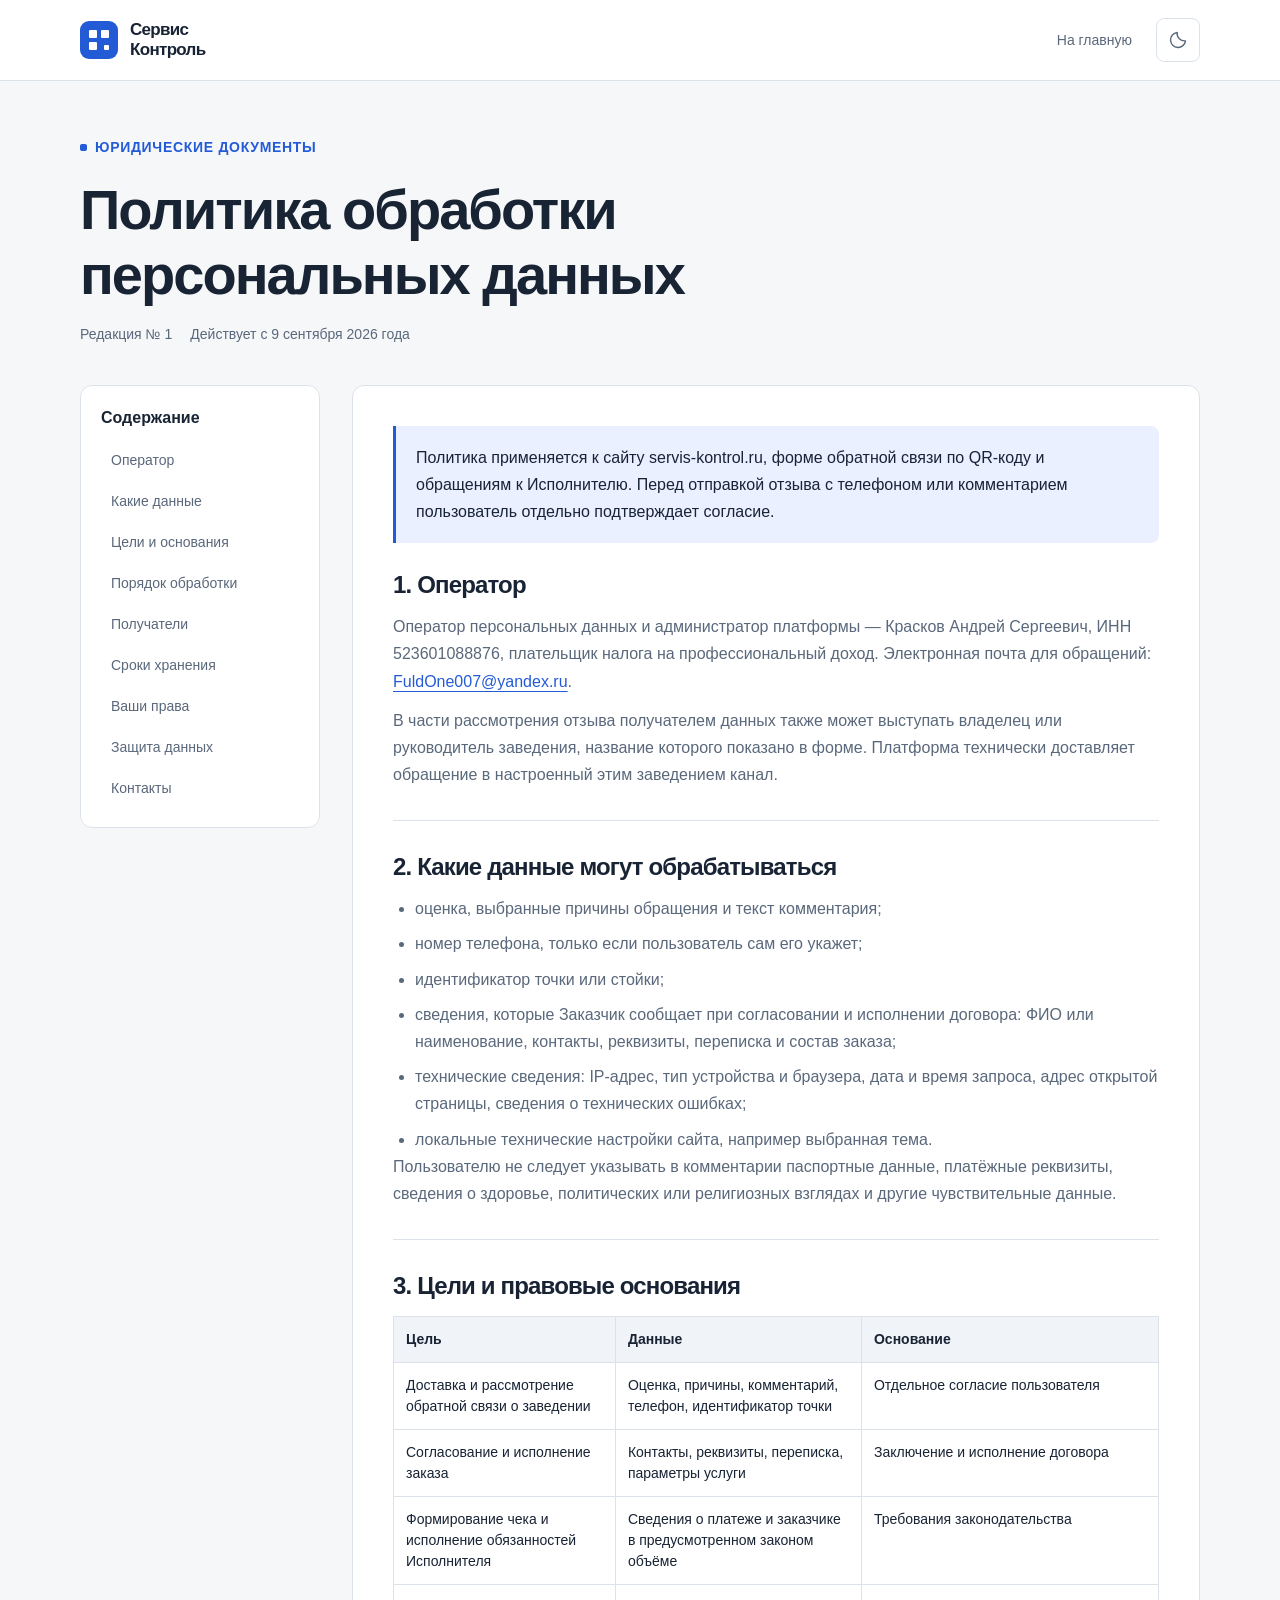
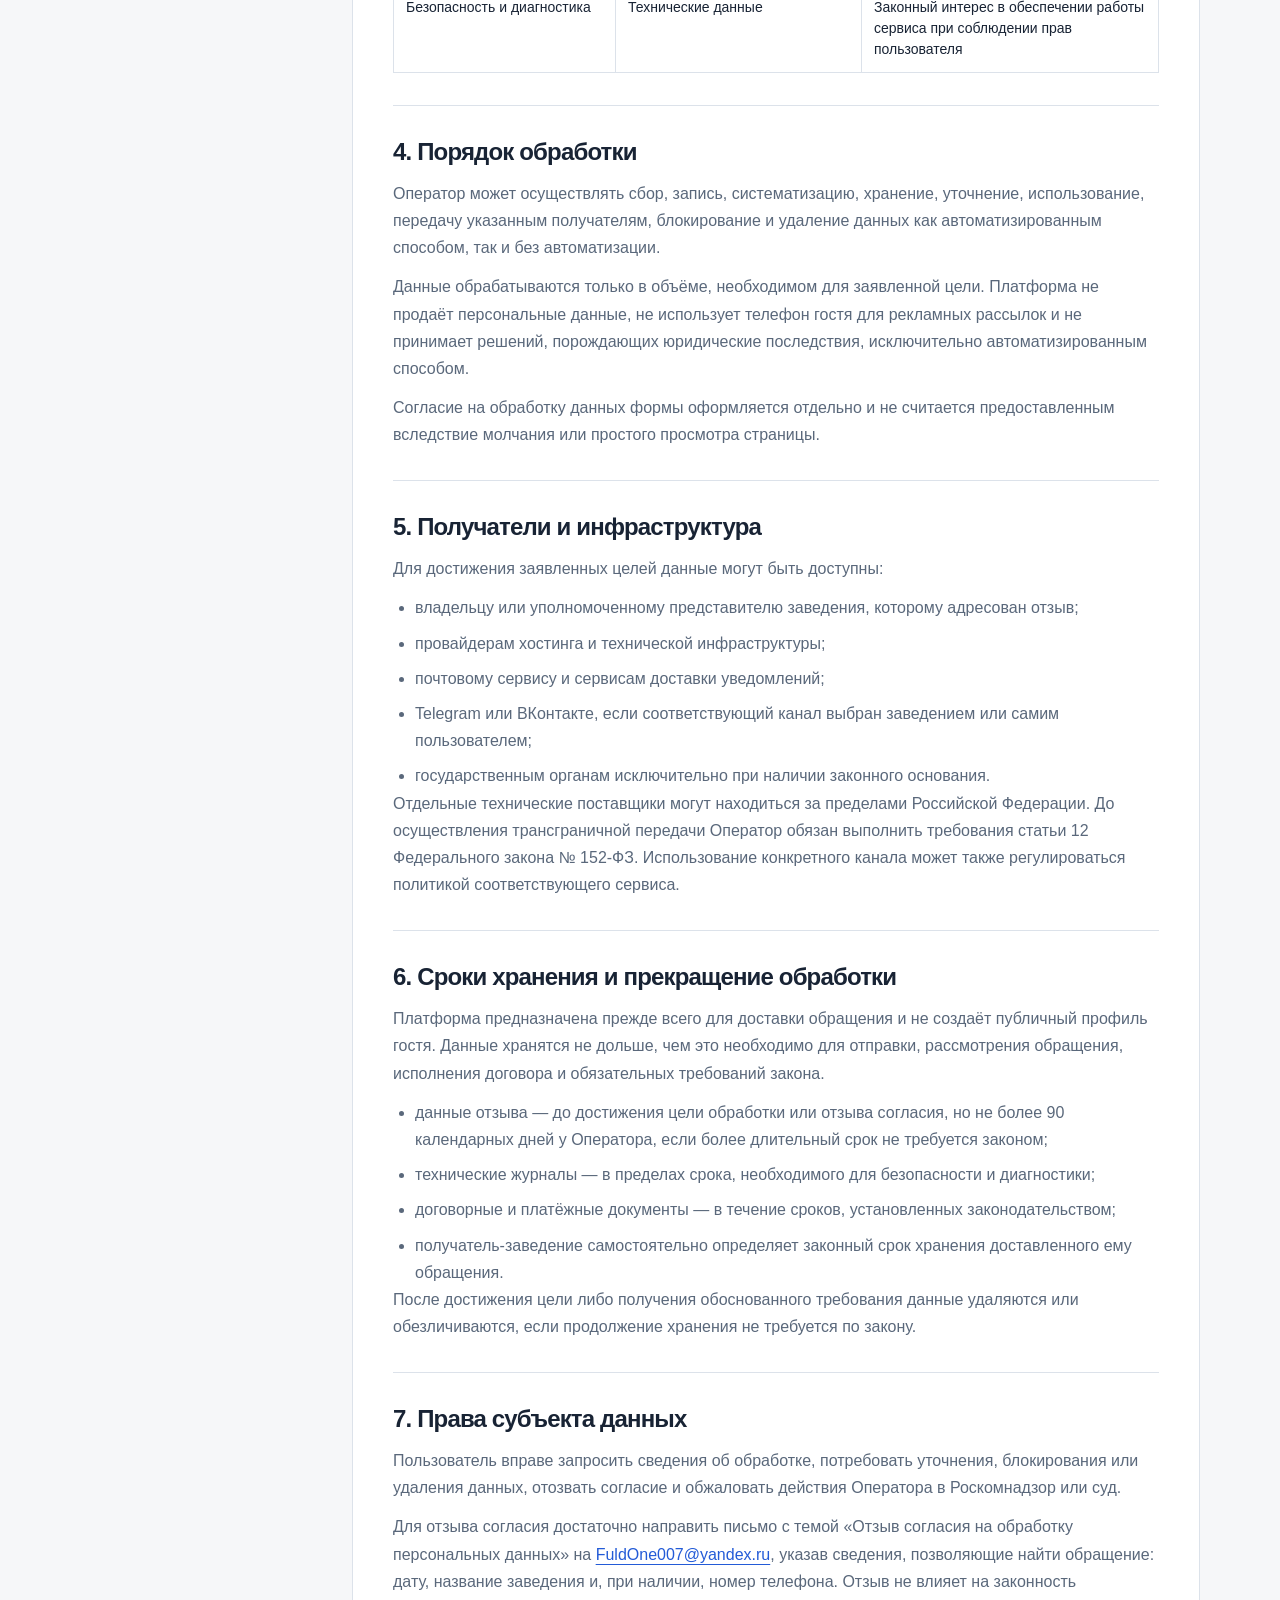
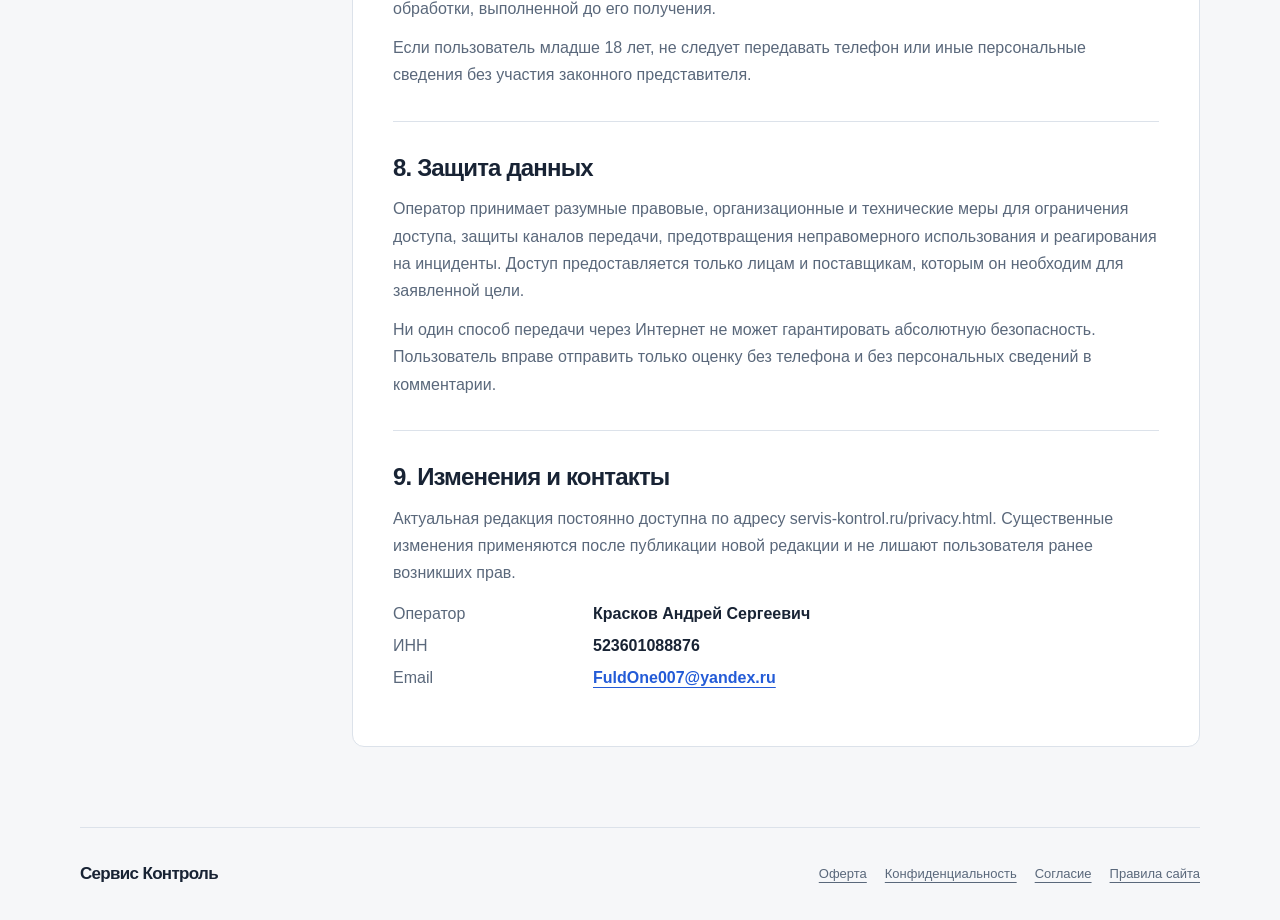
<file: privacy.html>
<!DOCTYPE html><html lang="ru"><head><meta charset="UTF-8"><meta name="viewport" content="width=device-width,initial-scale=1"><meta name="description" content="Политика обработки персональных данных сервиса Сервис Контроль."><title>Политика обработки персональных данных — Сервис Контроль</title><link rel="stylesheet" href="assets/site.css"><link rel="stylesheet" href="assets/legal.css"><script src="assets/common.js" defer></script></head><body><a class="skip-link" href="#mainContent">Перейти к документу</a><header class="legal-header"><div class="site-header wrap"><a class="brand" href="index.html"><span class="brand-mark" aria-hidden="true"><i></i><i></i><i></i><i></i></span><span class="brand-word">Сервис<span>Контроль</span></span></a><nav class="site-nav"><a href="index.html">На главную</a><button class="icon-btn" data-theme-toggle aria-label="Переключить тему"></button></nav></div></header><main class="legal-page wrap" id="mainContent"><div class="legal-hero"><div class="eyebrow">Юридические документы</div><h1>Политика обработки персональных данных</h1><div class="legal-meta"><span>Редакция № 1</span><span>Действует с 9 сентября 2026 года</span></div></div><div class="legal-layout"><aside class="panel legal-toc"><strong>Содержание</strong><nav><a href="#operator">Оператор</a><a href="#data">Какие данные</a><a href="#purposes">Цели и основания</a><a href="#processing">Порядок обработки</a><a href="#recipients">Получатели</a><a href="#storage">Сроки хранения</a><a href="#rights">Ваши права</a><a href="#security">Защита данных</a><a href="#contacts">Контакты</a></nav></aside><article class="panel legal-content"><div class="legal-callout"><p>Политика применяется к сайту servis-kontrol.ru, форме обратной связи по QR-коду и обращениям к Исполнителю. Перед отправкой отзыва с телефоном или комментарием пользователь отдельно подтверждает согласие.</p></div><section id="operator"><h2>1. Оператор</h2><p>Оператор персональных данных и администратор платформы — Красков Андрей Сергеевич, ИНН 523601088876, плательщик налога на профессиональный доход. Электронная почта для обращений: <a href="mailto:FuldOne007@yandex.ru">FuldOne007@yandex.ru</a>.</p><p>В части рассмотрения отзыва получателем данных также может выступать владелец или руководитель заведения, название которого показано в форме. Платформа технически доставляет обращение в настроенный этим заведением канал.</p></section><section id="data"><h2>2. Какие данные могут обрабатываться</h2><ul><li>оценка, выбранные причины обращения и текст комментария;</li><li>номер телефона, только если пользователь сам его укажет;</li><li>идентификатор точки или стойки;</li><li>сведения, которые Заказчик сообщает при согласовании и исполнении договора: ФИО или наименование, контакты, реквизиты, переписка и состав заказа;</li><li>технические сведения: IP-адрес, тип устройства и браузера, дата и время запроса, адрес открытой страницы, сведения о технических ошибках;</li><li>локальные технические настройки сайта, например выбранная тема.</li></ul><p>Пользователю не следует указывать в комментарии паспортные данные, платёжные реквизиты, сведения о здоровье, политических или религиозных взглядах и другие чувствительные данные.</p></section><section id="purposes"><h2>3. Цели и правовые основания</h2><table class="legal-table"><thead><tr><th>Цель</th><th>Данные</th><th>Основание</th></tr></thead><tbody><tr><td>Доставка и рассмотрение обратной связи о заведении</td><td>Оценка, причины, комментарий, телефон, идентификатор точки</td><td>Отдельное согласие пользователя</td></tr><tr><td>Согласование и исполнение заказа</td><td>Контакты, реквизиты, переписка, параметры услуги</td><td>Заключение и исполнение договора</td></tr><tr><td>Формирование чека и исполнение обязанностей Исполнителя</td><td>Сведения о платеже и заказчике в предусмотренном законом объёме</td><td>Требования законодательства</td></tr><tr><td>Безопасность и диагностика</td><td>Технические данные</td><td>Законный интерес в обеспечении работы сервиса при соблюдении прав пользователя</td></tr></tbody></table></section><section id="processing"><h2>4. Порядок обработки</h2><p>Оператор может осуществлять сбор, запись, систематизацию, хранение, уточнение, использование, передачу указанным получателям, блокирование и удаление данных как автоматизированным способом, так и без автоматизации.</p><p>Данные обрабатываются только в объёме, необходимом для заявленной цели. Платформа не продаёт персональные данные, не использует телефон гостя для рекламных рассылок и не принимает решений, порождающих юридические последствия, исключительно автоматизированным способом.</p><p>Согласие на обработку данных формы оформляется отдельно и не считается предоставленным вследствие молчания или простого просмотра страницы.</p></section><section id="recipients"><h2>5. Получатели и инфраструктура</h2><p>Для достижения заявленных целей данные могут быть доступны:</p><ul><li>владельцу или уполномоченному представителю заведения, которому адресован отзыв;</li><li>провайдерам хостинга и технической инфраструктуры;</li><li>почтовому сервису и сервисам доставки уведомлений;</li><li>Telegram или ВКонтакте, если соответствующий канал выбран заведением или самим пользователем;</li><li>государственным органам исключительно при наличии законного основания.</li></ul><p>Отдельные технические поставщики могут находиться за пределами Российской Федерации. До осуществления трансграничной передачи Оператор обязан выполнить требования статьи 12 Федерального закона № 152-ФЗ. Использование конкретного канала может также регулироваться политикой соответствующего сервиса.</p></section><section id="storage"><h2>6. Сроки хранения и прекращение обработки</h2><p>Платформа предназначена прежде всего для доставки обращения и не создаёт публичный профиль гостя. Данные хранятся не дольше, чем это необходимо для отправки, рассмотрения обращения, исполнения договора и обязательных требований закона.</p><ul><li>данные отзыва — до достижения цели обработки или отзыва согласия, но не более 90 календарных дней у Оператора, если более длительный срок не требуется законом;</li><li>технические журналы — в пределах срока, необходимого для безопасности и диагностики;</li><li>договорные и платёжные документы — в течение сроков, установленных законодательством;</li><li>получатель-заведение самостоятельно определяет законный срок хранения доставленного ему обращения.</li></ul><p>После достижения цели либо получения обоснованного требования данные удаляются или обезличиваются, если продолжение хранения не требуется по закону.</p></section><section id="rights"><h2>7. Права субъекта данных</h2><p>Пользователь вправе запросить сведения об обработке, потребовать уточнения, блокирования или удаления данных, отозвать согласие и обжаловать действия Оператора в Роскомнадзор или суд.</p><p>Для отзыва согласия достаточно направить письмо с темой «Отзыв согласия на обработку персональных данных» на <a href="mailto:FuldOne007@yandex.ru">FuldOne007@yandex.ru</a>, указав сведения, позволяющие найти обращение: дату, название заведения и, при наличии, номер телефона. Отзыв не влияет на законность обработки, выполненной до его получения.</p><p>Если пользователь младше 18 лет, не следует передавать телефон или иные персональные сведения без участия законного представителя.</p></section><section id="security"><h2>8. Защита данных</h2><p>Оператор принимает разумные правовые, организационные и технические меры для ограничения доступа, защиты каналов передачи, предотвращения неправомерного использования и реагирования на инциденты. Доступ предоставляется только лицам и поставщикам, которым он необходим для заявленной цели.</p><p>Ни один способ передачи через Интернет не может гарантировать абсолютную безопасность. Пользователь вправе отправить только оценку без телефона и без персональных сведений в комментарии.</p></section><section id="contacts"><h2>9. Изменения и контакты</h2><p>Актуальная редакция постоянно доступна по адресу servis-kontrol.ru/privacy.html. Существенные изменения применяются после публикации новой редакции и не лишают пользователя ранее возникших прав.</p><dl class="legal-details"><dt>Оператор</dt><dd>Красков Андрей Сергеевич</dd><dt>ИНН</dt><dd>523601088876</dd><dt>Email</dt><dd><a href="mailto:FuldOne007@yandex.ru">FuldOne007@yandex.ru</a></dd></dl></section></article></div></main><footer class="site-footer legal-footer wrap"><a class="brand" href="index.html">Сервис Контроль</a><nav class="legal-links"><a href="offer.html">Оферта</a><a href="privacy.html">Конфиденциальность</a><a href="consent.html">Согласие</a><a href="terms.html">Правила сайта</a></nav></footer></body></html>
</file>
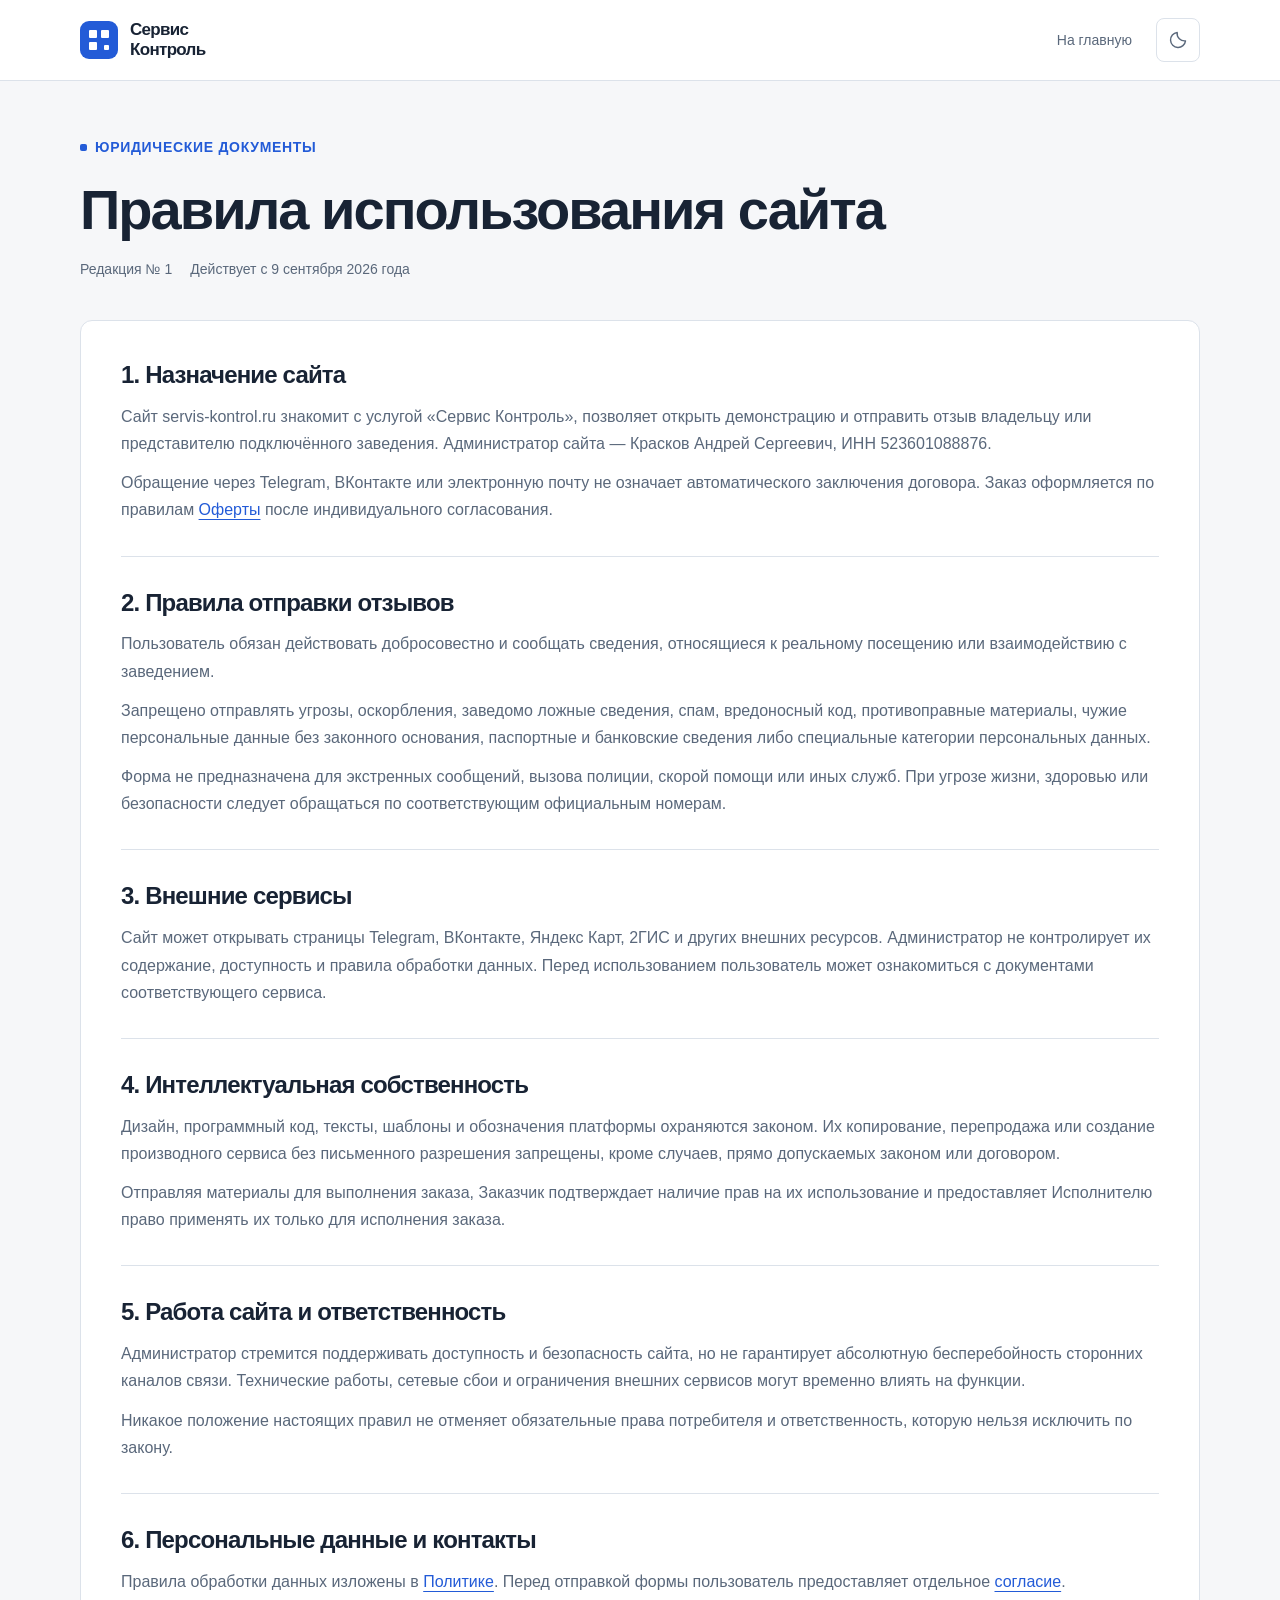
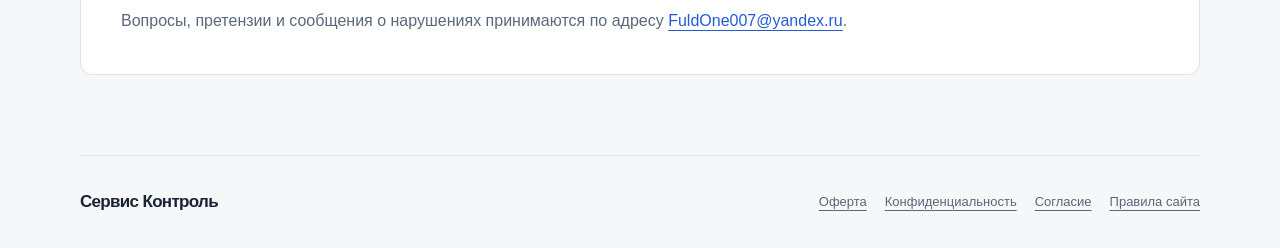
<file: terms.html>
<!DOCTYPE html><html lang="ru"><head><meta charset="UTF-8"><meta name="viewport" content="width=device-width,initial-scale=1"><meta name="description" content="Правила использования сайта и формы обратной связи Сервис Контроль."><title>Правила использования сайта — Сервис Контроль</title><link rel="stylesheet" href="assets/site.css"><link rel="stylesheet" href="assets/legal.css"><script src="assets/common.js" defer></script></head><body><a class="skip-link" href="#mainContent">Перейти к документу</a><header class="legal-header"><div class="site-header wrap"><a class="brand" href="index.html"><span class="brand-mark" aria-hidden="true"><i></i><i></i><i></i><i></i></span><span class="brand-word">Сервис<span>Контроль</span></span></a><nav class="site-nav"><a href="index.html">На главную</a><button class="icon-btn" data-theme-toggle aria-label="Переключить тему"></button></nav></div></header><main class="legal-page wrap" id="mainContent"><div class="legal-hero"><div class="eyebrow">Юридические документы</div><h1>Правила использования сайта</h1><div class="legal-meta"><span>Редакция № 1</span><span>Действует с 9 сентября 2026 года</span></div></div><article class="panel legal-content"><section><h2>1. Назначение сайта</h2><p>Сайт servis-kontrol.ru знакомит с услугой «Сервис Контроль», позволяет открыть демонстрацию и отправить отзыв владельцу или представителю подключённого заведения. Администратор сайта — Красков Андрей Сергеевич, ИНН 523601088876.</p><p>Обращение через Telegram, ВКонтакте или электронную почту не означает автоматического заключения договора. Заказ оформляется по правилам <a href="offer.html">Оферты</a> после индивидуального согласования.</p></section><section><h2>2. Правила отправки отзывов</h2><p>Пользователь обязан действовать добросовестно и сообщать сведения, относящиеся к реальному посещению или взаимодействию с заведением.</p><p>Запрещено отправлять угрозы, оскорбления, заведомо ложные сведения, спам, вредоносный код, противоправные материалы, чужие персональные данные без законного основания, паспортные и банковские сведения либо специальные категории персональных данных.</p><p>Форма не предназначена для экстренных сообщений, вызова полиции, скорой помощи или иных служб. При угрозе жизни, здоровью или безопасности следует обращаться по соответствующим официальным номерам.</p></section><section><h2>3. Внешние сервисы</h2><p>Сайт может открывать страницы Telegram, ВКонтакте, Яндекс Карт, 2ГИС и других внешних ресурсов. Администратор не контролирует их содержание, доступность и правила обработки данных. Перед использованием пользователь может ознакомиться с документами соответствующего сервиса.</p></section><section><h2>4. Интеллектуальная собственность</h2><p>Дизайн, программный код, тексты, шаблоны и обозначения платформы охраняются законом. Их копирование, перепродажа или создание производного сервиса без письменного разрешения запрещены, кроме случаев, прямо допускаемых законом или договором.</p><p>Отправляя материалы для выполнения заказа, Заказчик подтверждает наличие прав на их использование и предоставляет Исполнителю право применять их только для исполнения заказа.</p></section><section><h2>5. Работа сайта и ответственность</h2><p>Администратор стремится поддерживать доступность и безопасность сайта, но не гарантирует абсолютную бесперебойность сторонних каналов связи. Технические работы, сетевые сбои и ограничения внешних сервисов могут временно влиять на функции.</p><p>Никакое положение настоящих правил не отменяет обязательные права потребителя и ответственность, которую нельзя исключить по закону.</p></section><section><h2>6. Персональные данные и контакты</h2><p>Правила обработки данных изложены в <a href="privacy.html">Политике</a>. Перед отправкой формы пользователь предоставляет отдельное <a href="consent.html">согласие</a>.</p><p>Вопросы, претензии и сообщения о нарушениях принимаются по адресу <a href="mailto:FuldOne007@yandex.ru">FuldOne007@yandex.ru</a>.</p></section></article></main><footer class="site-footer legal-footer wrap"><a class="brand" href="index.html">Сервис Контроль</a><nav class="legal-links"><a href="offer.html">Оферта</a><a href="privacy.html">Конфиденциальность</a><a href="consent.html">Согласие</a><a href="terms.html">Правила сайта</a></nav></footer></body></html>
</file>
<file: assets/site.css>
/* Сервис Контроль — shared, responsive design system */
:root{color-scheme:light;--bg:#f6f7f9;--surface:#fff;--soft:#f0f3f8;--text:#182334;--muted:#5a687b;--line:#dce2ea;--input-line:#8694a7;--blue:#235bd7;--blue-hover:#194ab6;--blue-soft:#eaf0ff;--positive:#20744c;--positive-soft:#eaf6ef;--danger:#ad2940;--danger-soft:#fff0f2;--shadow:0 2px 4px #192c4610,0 16px 40px #192c4608;--radius:12px;--sidebar:236px}
:root[data-theme=dark]{color-scheme:dark;--bg:#151a22;--surface:#1d2430;--soft:#252e3b;--text:#f4f6fa;--muted:#a9b6c8;--line:#3b4656;--input-line:#8191a8;--blue:#8ab3ff;--blue-hover:#b2ccff;--blue-soft:#263650;--positive:#89d5ad;--positive-soft:#21392e;--danger:#ffafba;--danger-soft:#422731;--shadow:none}
*{box-sizing:border-box}html{scroll-behavior:smooth;scroll-padding-top:32px}body{margin:0;background:var(--bg);color:var(--text);font:16px/1.5 -apple-system,BlinkMacSystemFont,"Segoe UI",sans-serif;-webkit-font-smoothing:antialiased}button,input,select,textarea{font:inherit}button,a,input,select,textarea,summary{-webkit-tap-highlight-color:transparent}button{cursor:pointer}a{color:var(--blue);text-underline-offset:4px}button:disabled{cursor:not-allowed;opacity:.55}a,button{touch-action:manipulation}h1,h2,h3,p{margin:0}h1,h2,h3{line-height:1.16;letter-spacing:-.035em}h1{font-size:40px;font-weight:750}h2{font-size:28px}h3{font-size:20px}p{color:var(--muted)}svg{display:block;flex-shrink:0}button svg,a svg{pointer-events:none}.icon{width:20px;height:20px}button:focus-visible,a:focus-visible,summary:focus-visible,input:focus-visible,select:focus-visible,textarea:focus-visible{outline:3px solid var(--blue);outline-offset:4px}[hidden]{display:none!important}.sr-only{position:absolute!important;width:1px;height:1px;padding:0;margin:-1px;overflow:hidden;clip:rect(0,0,0,0);white-space:nowrap;border:0}.skip-link{position:fixed;top:-80px;left:16px;padding:12px 20px;background:var(--surface);z-index:100}.skip-link:focus{top:12px}.wrap{width:min(1120px,calc(100% - 64px));margin-inline:auto}.eyebrow{display:flex;align-items:center;gap:8px;color:var(--blue);font-size:14px;font-weight:650;letter-spacing:.05em;text-transform:uppercase}.eyebrow:before{content:"";width:7px;height:7px;background:currentColor;border-radius:2px}.muted{color:var(--muted)}.small{font-size:14px;line-height:1.55}.mono{font-family:ui-monospace,SFMono-Regular,Consolas,monospace}.row{display:flex;align-items:center;gap:12px}.between{justify-content:space-between}.stack{display:grid;gap:16px}.brand{display:inline-flex;gap:12px;align-items:center;color:var(--text);text-decoration:none;font-weight:750;font-size:17px;line-height:1.16;letter-spacing:-.04em;min-height:44px}.brand-mark{width:38px;height:38px;display:grid;grid-template-columns:repeat(2,8px);grid-template-rows:repeat(2,8px);place-content:center;gap:4px;background:#235bd7;border-radius:9px;flex-shrink:0}.brand-mark i{background:white;border-radius:1px}.brand-mark i:last-child{width:5px;height:5px;align-self:end;justify-self:end}.brand-word{display:block}.brand-word span{display:block}.btn{min-height:46px;padding:11px 18px;border-radius:8px;border:1px solid var(--line);background:var(--surface);color:var(--text);display:inline-flex;justify-content:center;align-items:center;gap:10px;text-decoration:none;font-size:14px;font-weight:650;line-height:1.45;transition:background .18s,border-color .18s,transform .18s}.btn:hover{background:var(--soft);border-color:var(--input-line)}.btn.primary{background:var(--blue);border-color:var(--blue);color:#fff}:root[data-theme=dark] .btn.primary{color:#121c2d}.btn.primary:hover{background:var(--blue-hover);border-color:var(--blue-hover)}.btn.quiet{background:transparent;border-color:transparent;color:var(--muted)}.btn.quiet:hover{background:var(--soft);color:var(--text)}.btn.wide{width:100%}.icon-btn{width:44px;height:44px;padding:0;display:grid;place-items:center;background:var(--surface);color:var(--muted);border:1px solid var(--line);border-radius:8px}.icon-btn:hover{color:var(--blue);background:var(--blue-soft)}.tag{display:inline-flex;align-items:center;gap:6px;padding:4px 10px;border:1px solid var(--line);border-radius:6px;color:var(--muted);font-size:14px;white-space:nowrap}.tag.blue{background:var(--blue-soft);border-color:transparent;color:var(--blue)}.tag.green{background:var(--positive-soft);border-color:transparent;color:var(--positive)}.panel{background:var(--surface);border:1px solid var(--line);border-radius:var(--radius);min-width:0}.panel-head{display:flex;align-items:center;justify-content:space-between;gap:16px;padding:20px 24px;border-bottom:1px solid var(--line);flex-wrap:wrap}.panel-head h2{font-size:18px;letter-spacing:-.02em;min-width:0}.panel-body{padding:24px}.section-title{display:flex;gap:12px;align-items:center;margin-bottom:20px}.section-number{width:30px;height:30px;display:grid;place-items:center;background:var(--blue-soft);color:var(--blue);border-radius:7px;font-size:14px;font-weight:650;flex-shrink:0}.section-title h2,.section-title h3{font-size:18px}.form-grid{display:grid;grid-template-columns:minmax(0,1fr) minmax(0,1fr);gap:20px}.field{display:grid;gap:8px;align-content:start;min-width:0}.field.full{grid-column:1/-1}.field label,.field-label{font-size:14px;font-weight:600;color:var(--text)}.field input,.field select,.field textarea{width:100%;min-width:0;min-height:46px;border:1px solid var(--input-line);border-radius:8px;padding:11px 12px;color:var(--text);background:var(--surface);transition:border-color .15s}.field input::placeholder,.field textarea::placeholder{color:var(--muted);opacity:.85}.field textarea{resize:vertical;min-height:112px}.field input:focus,.field select:focus,.field textarea:focus{border-color:var(--blue)}.field input[aria-invalid=true]{border-color:var(--danger)}.field input[type=range]{padding:0;border:0;accent-color:var(--blue)}.field input[type=file]{font-size:14px;padding:8px}.field input[type=file]::file-selector-button{border:0;background:var(--blue-soft);color:var(--blue);padding:8px;border-radius:5px;margin-right:10px;font:inherit;cursor:pointer}.field .hint{font-size:14px;color:var(--muted)}.check-row{display:flex;gap:10px;align-items:flex-start;min-height:44px;cursor:pointer;font-size:14px;color:var(--muted)}.check-row input{width:18px;height:18px;margin:2px 0 0;accent-color:var(--blue);flex-shrink:0}.notice{font-size:14px;line-height:1.6;padding:14px 16px;border:1px solid var(--line);border-radius:8px;overflow-wrap:anywhere}.notice.error{background:var(--danger-soft);color:var(--danger);border-color:currentColor}.notice.success{background:var(--positive-soft);color:var(--positive)}.notice.info{background:var(--blue-soft);color:var(--blue)}.form-actions{display:flex;align-items:center;justify-content:space-between;gap:16px;margin-top:24px}.form-actions p{max-width:290px;font-size:14px}.busy{display:flex;align-items:center;justify-content:center;gap:12px;min-height:220px;color:var(--muted)}.spinner{width:24px;height:24px;border:2px solid var(--line);border-top-color:var(--blue);border-radius:50%;animation:spin .7s linear infinite}@keyframes spin{to{transform:rotate(360deg)}}
/* Marketing site: real interactive product, not fictional metrics. */
.site-header{display:flex;justify-content:space-between;align-items:center;gap:24px;padding-block:24px}.site-nav{display:flex;align-items:center;gap:24px}.site-nav>a:not(.btn){font-size:14px;color:var(--muted);text-decoration:none;min-height:44px;display:flex;align-items:center}.site-nav>a:hover{color:var(--blue)}.hero{display:grid;grid-template-columns:1.12fr 1fr;align-items:center;gap:64px;padding-block:64px 72px}.hero-copy h1{font-size:clamp(40px,4.5vw,60px);margin:24px 0;line-height:1.04;letter-spacing:-.052em;max-width:620px}.hero-copy h1 span{color:var(--blue)}.hero-copy>p{font-size:18px;line-height:1.65;max-width:460px}.hero-actions{display:flex;flex-wrap:wrap;gap:12px;margin:32px 0 24px}.hero-note{display:flex;gap:12px;align-items:center;font-size:14px;color:var(--muted)}.hero-note>span:last-child{border-left:1px solid var(--line);padding-left:12px}.hero-stage{background:var(--blue-soft);border:1px solid var(--line);border-radius:12px;padding:24px;position:relative}.stage-heading{display:flex;align-items:center;justify-content:space-between;gap:12px;margin-bottom:20px;font-size:14px;color:var(--muted)}.stage-heading .dot{width:7px;height:7px;background:var(--blue);border-radius:50%;display:inline-block;margin-right:6px}.stage-footer{display:flex;justify-content:space-between;align-items:center;gap:16px;margin-top:16px;font-size:14px;color:var(--muted)}.stage-footer .btn{padding:8px;min-height:44px}.hero-stage .widget-card{box-shadow:var(--shadow);width:100%;max-width:none}.integrations{display:flex;align-items:center;justify-content:space-between;gap:24px;border-block:1px solid var(--line);padding:24px 0}.integrations p{font-size:14px}.integration-list{display:flex;flex-wrap:wrap;align-items:center;gap:32px;color:var(--muted);font-size:16px;font-weight:650;letter-spacing:-.02em}.integration-list span{display:flex;align-items:center;gap:8px}.integration-list b{color:var(--blue);font-size:18px}.section{padding-block:72px}.section-intro{display:flex;align-items:end;justify-content:space-between;gap:48px;margin-bottom:32px}.section-intro h2{font-size:36px;max-width:520px;margin-top:16px}.section-intro p{max-width:340px}.features{display:grid;grid-template-columns:repeat(3,1fr);gap:24px}.feature{border-top:2px solid var(--line);padding-top:24px}.feature .feature-icon{color:var(--blue);width:44px;height:44px;display:grid;place-items:center;background:var(--blue-soft);border-radius:10px;margin-bottom:24px}.feature h3{margin-bottom:12px}.feature p{font-size:16px;line-height:1.65}.workflow{background:var(--surface);border-block:1px solid var(--line)}.steps{display:grid;grid-template-columns:repeat(3,1fr);gap:32px}.step-num{font:14px ui-monospace,Consolas,monospace;color:var(--blue);display:block;margin-bottom:20px}.steps h3{margin-bottom:12px}.cta{padding:40px;background:var(--blue-soft);border-radius:12px;display:flex;justify-content:space-between;align-items:center;gap:32px}.cta h2{margin-bottom:12px;max-width:580px}.site-footer{border-top:1px solid var(--line);padding-block:24px;display:flex;justify-content:space-between;align-items:center;gap:24px}.site-footer p{font-size:14px}.footer-links{display:flex;gap:16px}.footer-links a{font-size:14px;color:var(--muted);min-height:44px;display:flex;align-items:center}
/* Feedback states and contact dialog. */
.widget-page{min-height:100svh;display:flex;flex-direction:column;align-items:center;justify-content:center;padding:32px 16px;gap:24px}.widget-top{display:flex;align-items:center;justify-content:space-between;width:min(440px,100%);gap:16px}.widget-card{padding:32px 24px;background:var(--surface);border:1px solid var(--line);border-radius:12px;max-width:440px;width:100%}.widget-card h1,.widget-card h2{font-size:26px;overflow-wrap:anywhere}.widget-card .widget-intro{margin:12px 0 24px;font-size:14px}.widget-monogram{width:44px;height:44px;background:var(--blue-soft);color:var(--blue);border-radius:10px;display:grid;place-items:center;margin-bottom:24px}.widget-eyebrow{font-size:14px;color:var(--muted);margin-bottom:12px}.stars-box{display:flex;justify-content:space-between;gap:4px;margin:24px 0 12px}.star-btn{background:var(--soft);border:1px solid var(--line);color:var(--input-line);width:52px;height:56px;border-radius:8px;display:grid;place-items:center;transition:background .15s,transform .15s}.star-btn svg{width:28px;height:28px;fill:transparent}.star-btn.active{background:#fff3d1;border-color:#c49620;color:#896008}.star-btn.active svg{fill:#edbe42}.star-btn:hover{transform:translateY(-2px);border-color:var(--blue)}.rating-label{min-height:24px;color:var(--muted);text-align:center;font-size:14px}.rating-ends{display:flex;justify-content:space-between;font-size:14px;color:var(--muted)}.rating-footer{border-top:1px solid var(--line);padding-top:20px;margin-top:24px;font-size:14px;display:flex;gap:8px;align-items:flex-start;color:var(--muted)}.negative-form{display:grid;gap:16px;margin-top:24px}.tags-grid{display:flex;flex-wrap:wrap;gap:8px}.tag-choice{padding:9px 12px;min-height:44px;font-size:14px;color:var(--muted);background:var(--surface);border:1px solid var(--input-line);border-radius:8px}.tag-choice[aria-pressed=true]{background:var(--blue-soft);border-color:var(--blue);color:var(--blue)}.status-state{text-align:center;padding-block:16px}.status-symbol{width:56px;height:56px;display:grid;place-items:center;margin:0 auto 24px;border-radius:12px;background:var(--positive-soft);color:var(--positive)}.status-symbol .icon{width:28px;height:28px}.status-state p{font-size:14px;margin-top:12px}.status-state .stack{margin-top:24px}.maps-link{justify-content:space-between}.map-letter{width:28px;height:28px;display:grid;place-items:center;border-radius:6px;font-weight:750;color:#fff;background:#d52c25}.map-letter.gis{background:#237b3e;font-size:14px}.widget-back{margin-top:20px}.widget-page .widget-foot{font-size:14px;color:var(--muted);text-align:center}.widget-card .notice{margin-top:16px}.demo-banner{font-size:14px;color:var(--blue);padding:10px 12px;border-radius:8px;background:var(--blue-soft);margin-bottom:20px}.contact-dialog{padding:32px;border:1px solid var(--line);border-radius:12px;background:var(--surface);color:var(--text);width:min(440px,calc(100% - 32px));max-height:calc(100svh - 32px);box-shadow:var(--shadow)}.contact-dialog::backdrop{background:#0b142b99;backdrop-filter:blur(4px)}.dialog-head{display:flex;justify-content:space-between;align-items:center;gap:16px;margin-bottom:24px}.contact-dialog h2{font-size:28px;margin-bottom:12px}.contact-dialog>p{font-size:14px}.contact-list{display:grid;gap:12px;margin-top:24px}.contact-link{display:flex;gap:16px;align-items:center;padding:16px;border:1px solid var(--line);border-radius:8px;color:var(--text);text-decoration:none}.contact-link:hover{background:var(--soft);border-color:var(--input-line)}.contact-link>span:nth-child(2){flex:1}.contact-link strong{display:block;font-size:16px}.contact-link small{display:block;font-size:14px;color:var(--muted)}.contact-icon{width:40px;height:40px;display:grid;place-items:center;background:var(--blue-soft);color:var(--blue);border-radius:8px;font-size:14px;font-weight:750}
/* Workspace shell shared by admin and print studio. */
.app-sidebar{position:fixed;inset:0 auto 0 0;width:var(--sidebar);background:var(--surface);border-right:1px solid var(--line);display:flex;flex-direction:column;padding:28px 20px;z-index:10}.app-sidebar .brand{margin-bottom:48px}.nav-label{font-size:14px;color:var(--muted);padding-inline:12px;margin-bottom:12px}.app-nav{display:grid;gap:8px}.app-nav a{display:flex;align-items:center;gap:12px;border-radius:8px;padding:12px;color:var(--muted);font-size:14px;text-decoration:none;min-height:46px}.app-nav a:hover{background:var(--soft);color:var(--text)}.app-nav a[aria-current=page]{background:var(--blue-soft);color:var(--blue);font-weight:650}.sidebar-bottom{margin-top:auto;padding-top:24px}.sidebar-note{padding:16px;border:1px solid var(--line);border-radius:8px;font-size:14px;color:var(--muted)}.sidebar-note strong{display:block;color:var(--text);margin-bottom:8px}.app-main{margin-left:var(--sidebar);min-height:100svh}.app-topbar{display:flex;align-items:center;justify-content:space-between;gap:16px;min-height:80px;padding:16px 40px;border-bottom:1px solid var(--line);background:var(--surface)}.breadcrumbs{font-size:14px;color:var(--muted);display:flex;align-items:center;gap:12px}.breadcrumbs strong{color:var(--text);font-weight:500}.app-content{max-width:1240px;margin:0 auto;padding:40px}.page-heading{display:flex;justify-content:space-between;align-items:end;gap:24px;margin-bottom:32px}.page-heading h1{font-size:36px;margin-bottom:12px}.page-heading p{max-width:620px}.editor-grid{display:grid;grid-template-columns:minmax(0,1fr) 300px;gap:24px;align-items:start}.editor-grid>*{min-width:0}.editor-grid>.stack{min-width:0}.summary-panel{position:sticky;top:24px}.summary-panel .mini-stand{margin:24px;background:#172438;border-radius:8px;padding:24px 20px;color:white;text-align:center;min-height:230px;display:flex;flex-direction:column;justify-content:space-between;gap:24px}.mini-stand .icon{width:56px;height:56px;margin:0 auto;color:#b8d2ff}.mini-stand strong{font-size:20px;line-height:1.25;overflow-wrap:anywhere}.mini-stand span{font:14px ui-monospace,monospace;color:#b7c7df;overflow-wrap:anywhere}.summary-list{list-style:none;padding:0 24px 24px;margin:0;display:grid;gap:16px}.summary-list li{display:flex;gap:12px;align-items:center;font-size:14px;color:var(--muted)}.summary-list li.done{color:var(--positive)}.summary-list .step-dot{width:24px;height:24px;display:grid;place-items:center;border:1px solid var(--line);border-radius:50%;font-size:14px;flex-shrink:0}.summary-list li.done .step-dot{background:var(--positive-soft);border-color:currentColor}.access-details summary{list-style:none;display:flex;align-items:center;justify-content:space-between;gap:12px;cursor:pointer;padding:20px 24px;min-height:64px;font-weight:600;font-size:14px}.access-details summary::-webkit-details-marker{display:none}.access-details[open] summary{border-bottom:1px solid var(--line)}.access-details[open] summary>.icon{transform:rotate(45deg)}.access-details .notice{margin-top:20px}.channels-grid{display:grid;gap:20px}.channel-label{display:flex;align-items:center;gap:10px}.channel-label .icon{color:var(--blue)}.result-link{display:block;padding:12px;background:var(--surface);border:1px solid var(--line);border-radius:8px;overflow-wrap:anywhere;margin:16px 0;font-size:14px}.result-actions{display:flex;gap:8px;flex-wrap:wrap}.auth-main{min-height:100svh}.auth-header{display:flex;justify-content:space-between;align-items:center;padding:24px 32px}.auth-layout{width:min(980px,calc(100% - 64px));margin:56px auto;display:grid;grid-template-columns:1fr 1fr;gap:80px;align-items:center}.auth-story h1{font-size:48px;margin:24px 0;line-height:1.08}.auth-story>p{font-size:18px}.auth-points{display:grid;gap:24px;margin-top:40px}.auth-point{display:flex;gap:16px;align-items:flex-start}.auth-point>span{width:40px;height:40px;background:var(--blue-soft);color:var(--blue);display:grid;place-items:center;flex-shrink:0;border-radius:8px}.auth-point strong{display:block;margin-bottom:4px;font-size:16px}.auth-point p{font-size:14px}.auth-card{padding:32px}.auth-card h2{margin:24px 0 12px}.auth-card>p{font-size:14px;margin-bottom:24px}.auth-card form{display:grid;gap:20px}.auth-foot{border-top:1px solid var(--line);padding-top:20px;margin-top:24px;font-size:14px;color:var(--muted)}.password-wrap{display:flex;position:relative;min-width:0}.password-wrap input{padding-right:54px}.password-wrap .icon-btn{position:absolute;right:2px;top:2px;border:0;background:transparent;height:42px}.admin-save{margin-top:0;padding:20px 24px}.admin-save p{font-size:14px}.readiness{color:var(--muted);font-size:14px;margin-bottom:20px}.readiness strong{color:var(--text)}
@media(min-width:1600px){.app-content{padding-top:48px}}
@media(max-width:1200px){:root{--sidebar:208px}.app-content{padding:32px 24px}.app-topbar{padding-inline:24px}.editor-grid{grid-template-columns:minmax(0,1fr) 260px}.hero{gap:32px}.hero-copy h1{font-size:48px}.integration-list{gap:20px}}
@media(max-width:1020px){.editor-grid{grid-template-columns:minmax(0,1fr)}.summary-panel{position:static}.summary-panel .mini-stand{display:none}.summary-list{grid-template-columns:1fr 1fr;padding-top:24px}.hero-copy h1{font-size:44px}.hero{gap:24px}.hero-stage{padding:16px}.auth-layout{gap:40px}.auth-story h1{font-size:40px}.integrations{align-items:start;flex-direction:column;gap:16px}}
@media(max-width:780px){.wrap{width:calc(100% - 40px)}.site-header{padding-block:16px}.site-nav{gap:8px}.site-nav>a:not(.btn){display:none}.hero{grid-template-columns:1fr;padding-block:40px 48px;gap:40px}.hero-copy h1{font-size:48px;max-width:600px}.hero-copy>p{max-width:560px}.hero-stage{padding:20px;max-width:480px;width:100%;justify-self:center}.features{grid-template-columns:1fr;gap:32px}.feature{display:grid;grid-template-columns:44px 1fr;gap:12px 16px}.feature .feature-icon{grid-row:1/3;margin:0}.feature h3{margin:0;align-self:center}.feature p{grid-column:2}.section{padding-block:48px}.section-intro{display:block;margin-bottom:32px}.section-intro>.btn{margin-top:24px}.section-intro h2{font-size:30px}.section-intro p{margin-top:16px;max-width:500px}.steps{grid-template-columns:1fr;gap:32px}.step-num{margin-bottom:12px}.cta{padding:28px;align-items:start;flex-direction:column}.site-footer{flex-wrap:wrap}.app-sidebar{position:static;width:auto;display:block;padding:16px;border-right:0;border-bottom:1px solid var(--line)}.app-sidebar .brand{margin:0 0 16px}.nav-label,.sidebar-bottom{display:none}.app-nav{display:flex;gap:8px}.app-nav a{flex:1;justify-content:center;padding:10px;gap:8px;white-space:nowrap}.app-nav a .icon{width:18px;height:18px}.app-main{margin:0}.app-topbar{min-height:64px;padding:12px 20px}.app-content{padding:28px 20px}.page-heading{align-items:start}.page-heading h1{font-size:30px}.page-heading p{font-size:14px}.auth-layout{grid-template-columns:1fr;width:min(460px,calc(100% - 32px));margin:24px auto;gap:24px}.auth-story{display:none}.auth-header{padding:16px}.auth-card{padding:28px}.breadcrumbs>span:first-child{display:none}.breadcrumbs .separator{display:none}}
@media(max-width:440px){.wrap{width:calc(100% - 32px)}.brand{font-size:15px;gap:8px}.site-nav .btn{padding-inline:12px}.hero-copy h1{font-size:40px}.hero-copy>p{font-size:16px}.hero-note{flex-wrap:wrap;font-size:14px}.hero-note>span:last-child{padding-left:0;border-left:0}.hero-actions .btn{flex:1;padding-inline:12px}.hero-stage{padding:12px}.stage-heading{font-size:14px;gap:8px}.widget-card{padding:24px 20px}.hero-stage .widget-card{padding:24px 16px}.widget-card h1,.widget-card h2{font-size:24px}.star-btn{width:46px;height:50px}.stars-box{gap:4px}.rating-ends{font-size:14px}.integration-list{column-gap:20px;row-gap:12px;font-size:14px}.form-grid{grid-template-columns:minmax(0,1fr)}.panel-body{padding:20px}.panel-head{padding:16px 20px}.form-actions{flex-direction:column;align-items:stretch}.form-actions p{max-width:none}.page-heading{flex-wrap:wrap;gap:16px}.summary-list{grid-template-columns:1fr;padding:20px}.app-nav a{font-size:14px;padding:10px 6px;gap:6px}.app-nav a .icon{width:16px}.app-content{padding:24px 16px}.app-topbar{padding-inline:16px}.app-topbar .tag{display:none}.access-details summary{padding:16px 20px}.contact-dialog{padding:24px}.contact-link{padding:12px}.contact-link small{font-size:14px}.contact-icon{width:36px;height:36px}.auth-card{padding:24px}.result-actions .btn{flex:1}.hero-note .icon{display:none}.cta{padding:24px}.site-footer{gap:16px}}
@media(prefers-reduced-motion:reduce){html{scroll-behavior:auto}*,*:before,*:after{animation-duration:.01ms!important;animation-iteration-count:1!important;transition-duration:.01ms!important}}
</file>
<file: assets/legal.css>
/* Legal pages and consent controls — shared with the public site. */
.legal-links{display:flex;flex-wrap:wrap;align-items:center;gap:8px 18px}.legal-links a,.widget-legal a{color:var(--muted);font-size:13px}.legal-links a:hover,.widget-legal a:hover{color:var(--blue)}.widget-legal{display:flex;flex-wrap:wrap;justify-content:center;gap:8px 16px;width:min(440px,100%);font-size:13px}.confirmation-row{position:relative;padding:14px;border:1px solid var(--line);border-radius:8px;background:var(--soft);line-height:1.5}.confirmation-row a{font-weight:600}.confirmation-row .choice-native{position:absolute;width:1px;height:1px;margin:-1px;padding:0;opacity:0;overflow:hidden;clip:rect(0,0,0,0);clip-path:inset(50%);white-space:nowrap}.confirmation-row .choice-native:focus{outline:0}.confirmation-row .choice-box{display:grid;place-items:center;width:20px;min-width:20px;height:20px;margin:1px 0 0;border:2px solid var(--input-line);border-radius:4px;background:var(--surface);flex:0 0 20px;cursor:pointer}.confirmation-row .choice-box::before{content:"";width:9px;height:5px;border-left:2px solid var(--surface);border-bottom:2px solid var(--surface);transform:rotate(-45deg) scale(0);transform-origin:center}.confirmation-row .choice-native:checked+.choice-box{border-color:var(--blue);background:var(--blue)}.confirmation-row .choice-native:checked+.choice-box::before{transform:rotate(-45deg) scale(1)}.confirmation-row .choice-native:focus+.choice-box{outline:3px solid var(--blue);outline-offset:3px}.legal-header{border-bottom:1px solid var(--line);background:var(--surface)}.legal-header .site-header{padding-block:18px}.legal-header .site-nav a{display:flex!important}.legal-page{padding-block:56px 80px}.legal-hero{max-width:820px;margin-bottom:40px}.legal-hero h1{font-size:clamp(36px,5vw,56px);margin:20px 0 16px}.legal-meta{display:flex;flex-wrap:wrap;gap:8px 18px;color:var(--muted);font-size:14px}.legal-layout{display:grid;grid-template-columns:240px minmax(0,1fr);gap:32px;align-items:start}.legal-toc{position:sticky;top:24px;padding:20px}.legal-toc strong{display:block;margin-bottom:12px}.legal-toc nav{display:grid;gap:4px}.legal-toc a{padding:8px 10px;border-radius:6px;color:var(--muted);text-decoration:none;font-size:14px}.legal-toc a:hover{background:var(--blue-soft);color:var(--blue)}.legal-content{padding:40px;overflow-wrap:anywhere}.legal-content>section+section{border-top:1px solid var(--line);margin-top:32px;padding-top:32px}.legal-content h2{font-size:24px;margin-bottom:14px;scroll-margin-top:24px}.legal-content h3{font-size:18px;margin:24px 0 10px}.legal-content p,.legal-content li{color:var(--muted);line-height:1.7}.legal-content p+p{margin-top:12px}.legal-content ul,.legal-content ol{display:grid;gap:8px;padding-left:22px;margin:12px 0 0}.legal-callout{padding:18px 20px;border-left:3px solid var(--blue);background:var(--blue-soft);border-radius:0 8px 8px 0;margin-bottom:28px}.legal-callout p{color:var(--text)}.legal-details{display:grid;grid-template-columns:180px minmax(0,1fr);gap:8px 20px;margin-top:16px}.legal-details dt{color:var(--muted)}.legal-details dd{margin:0;font-weight:600;overflow-wrap:anywhere}.legal-table{width:100%;border-collapse:collapse;margin-top:16px;font-size:14px}.legal-table th,.legal-table td{text-align:left;vertical-align:top;border:1px solid var(--line);padding:12px}.legal-table th{background:var(--soft)}.legal-footer{margin-top:0}@media(max-width:780px){.legal-header .site-nav>a:not(.btn){display:none!important}.legal-page{padding-block:40px 56px}.legal-layout{grid-template-columns:1fr}.legal-toc{position:static}.legal-content{padding:28px}.legal-details{grid-template-columns:1fr;gap:2px}.legal-details dd{margin-bottom:12px}.legal-table{display:block;overflow-x:auto}.site-footer .legal-links{order:3;width:100%}}@media(max-width:440px){.legal-page{padding-block:32px 48px}.legal-content{padding:22px 18px}.legal-hero h1{font-size:36px}.legal-toc{padding:16px}.legal-header .site-nav .btn{display:none}.confirmation-row{padding:12px}}@media(forced-colors:active){.confirmation-row .choice-box{border-color:CanvasText;background:Canvas}.confirmation-row .choice-native:checked+.choice-box{border-color:Highlight;background:Highlight}.confirmation-row .choice-native:checked+.choice-box::before{border-color:HighlightText}}@media print{.legal-header,.legal-toc,.legal-footer,.theme-toggle{display:none!important}.legal-page{padding:0}.legal-layout{display:block}.legal-content{border:0;padding:0}.legal-content p,.legal-content li{color:#111}}
</file>
